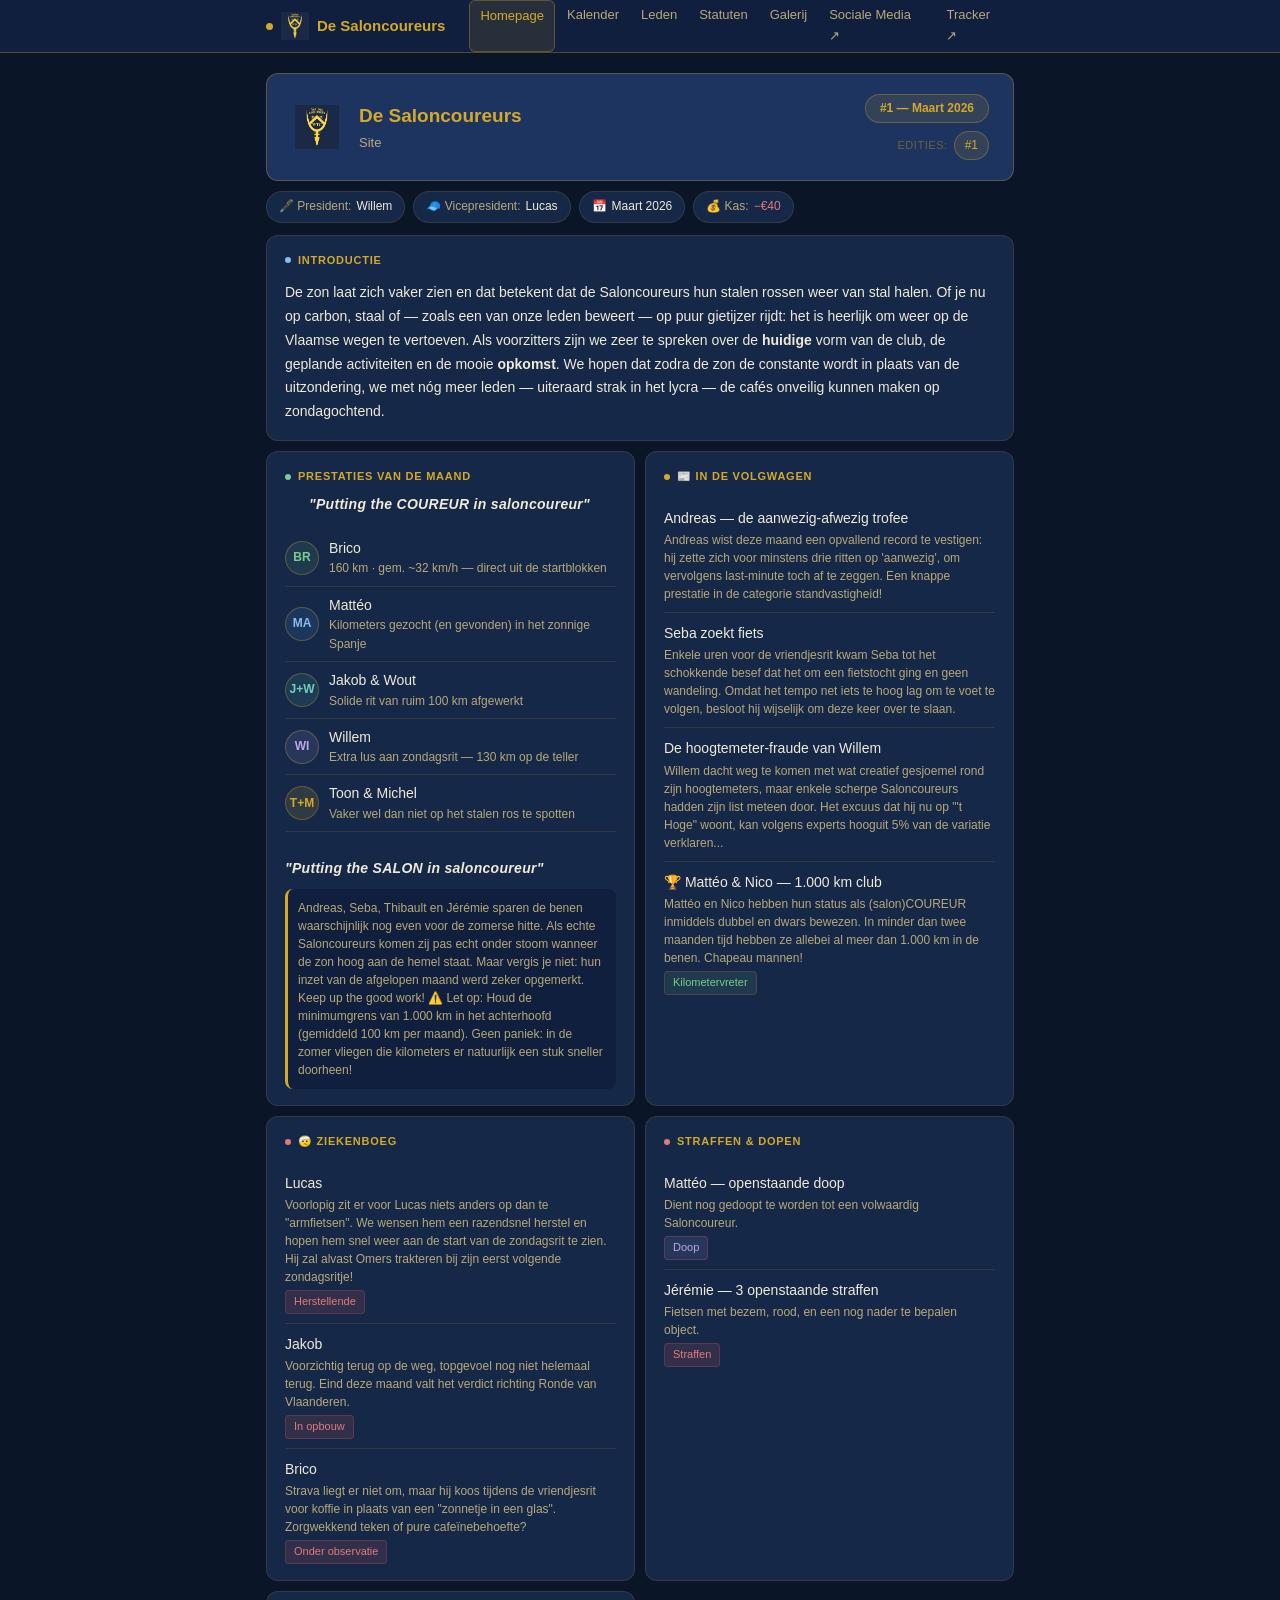
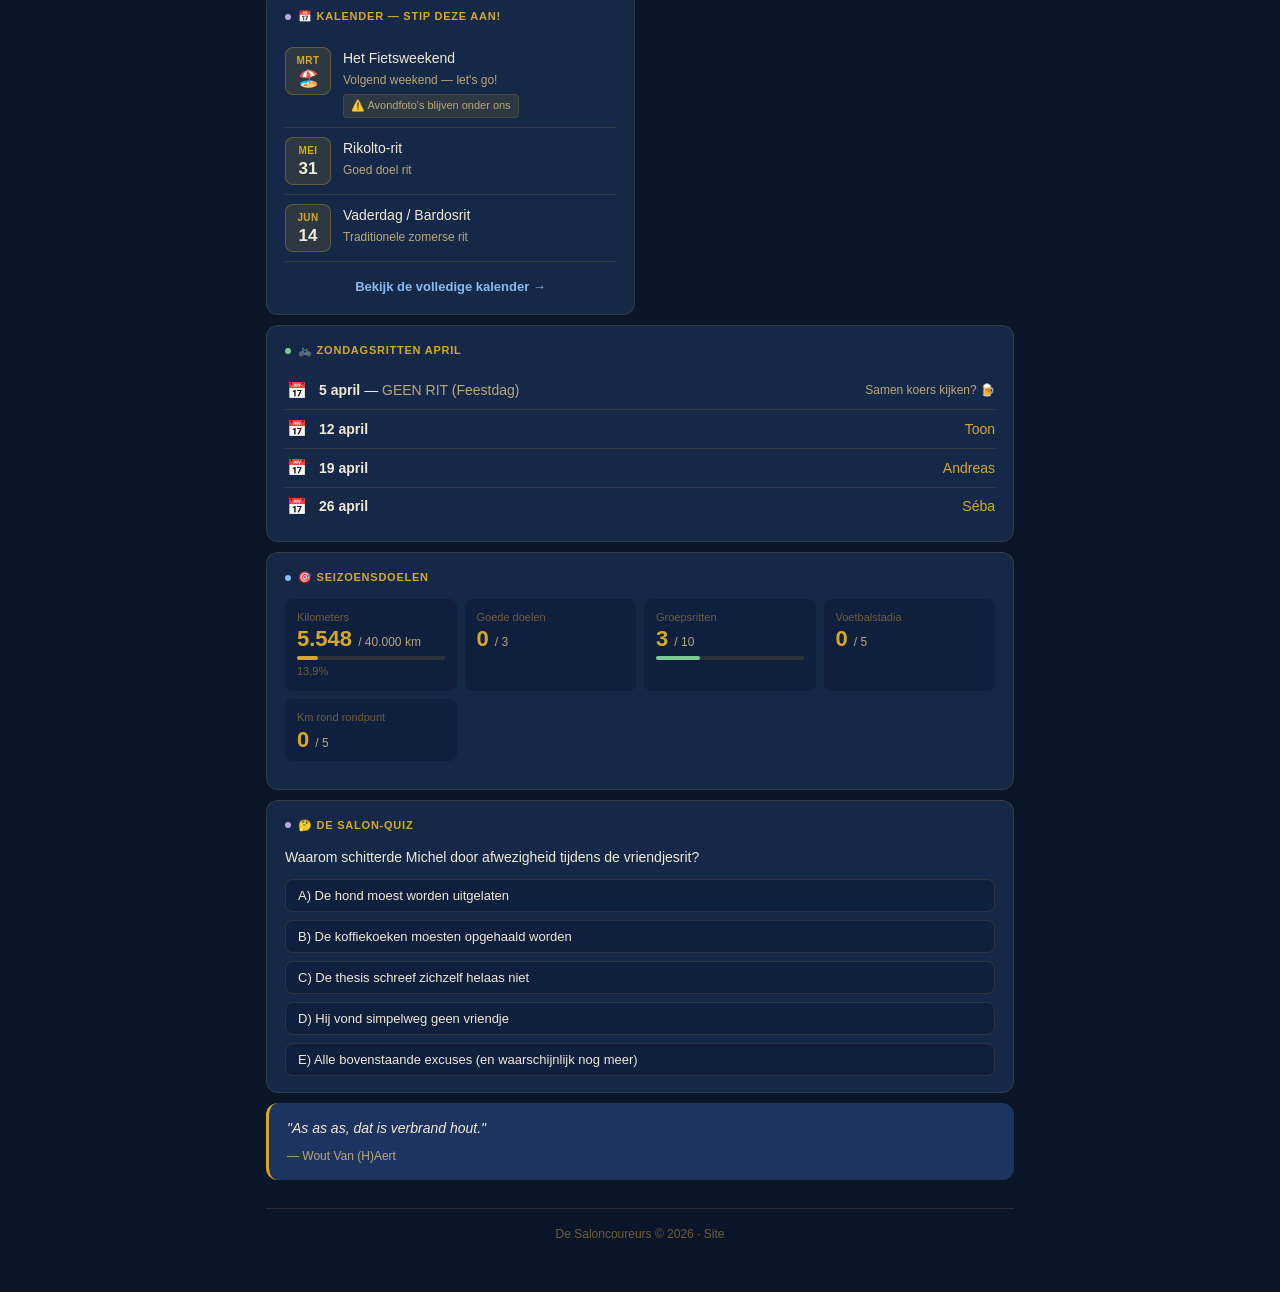
<file: index.html>
<!DOCTYPE html>
<html lang="nl">
<head>
<meta charset="UTF-8">
<meta name="viewport" content="width=device-width, initial-scale=1.0">
<title>De Saloncoureurs — Site</title>
<link rel="stylesheet" href="stijl.css">
</head>
<body>

<nav class="topnav">
  <div class="nav-inner">
    <a href="index.html" class="nav-logo">
      <img src="logo.png" style="width:28px;height:28px;object-fit:contain;">
      De Saloncoureurs
    </a>
    <div class="nav-links">
      <a href="index.html" class="active">Homepage</a>
      <a href="kalender.html">Kalender</a> <a href="leden.html">Leden</a>
      <a href="statuten.html">Statuten</a>
      <a href="galerij.html">Galerij</a>
      <a href="https://www.instagram.com/wtcsaloncoureurs/" target="_blank">Sociale Media ↗</a>
      <a href="https://wtc-saloncoureurs.web.app/" target="_blank">Tracker ↗</a>
    </div>
    <button class="nav-burger" onclick="toggleMenu()">☰</button>
  </div>
  <div class="nav-mobile" id="mobileMenu">
      <a href="index.html" class="active">Homepage</a>
      <a href="kalender.html">Kalender</a> <a href="leden.html">Leden</a>
      <a href="statuten.html">Statuten</a>
      <a href="galerij.html">Galerij</a>
      <a href="https://www.instagram.com/wtcsaloncoureurs/" target="_blank">Sociale Media ↗</a>
      <a href="https://wtc-saloncoureurs.web.app/" target="_blank">Tracker ↗</a>
  </div>
</nav>

<div class="page">

  <header class="site-header">
    <div class="logo" style="background:var(--navy3);padding:4px;">
      <img src="logo.png" style="width:44px;height:44px;object-fit:contain;">
    </div>
    <div class="header-title">
      <h1>De Saloncoureurs</h1>
      <p>Site</p>
    </div>
    <div class="header-right">
      <div class="edition-badge">#1 — Maart 2026</div>
      <nav class="archive-nav">
        <span class="archive-label">Edities:</span>
        <a href="index.html" class="current">#1</a>
      </nav>
    </div>
  </header>

  <div class="meta-bar">
    <div class="pill">🖋️ President: <strong>Willem</strong></div>
    <div class="pill">🧢 Vicepresident: <strong>Lucas</strong></div>
    <div class="pill">📅 <strong>Maart 2026</strong></div>
    <div class="pill">💰 Kas: <strong style="color:var(--red-fg)">−€40</strong></div>
  </div>

  <div class="grid">

    <div class="card full">
      <div class="card-title"><div class="dot dot-blue"></div> Introductie</div>
      <p class="welcome-text">
        De zon laat zich vaker zien en dat betekent dat de Saloncoureurs hun stalen rossen weer van stal halen. Of je nu op carbon, staal of — zoals een van onze leden beweert — op puur gietijzer rijdt: het is heerlijk om weer op de Vlaamse wegen te vertoeven. Als voorzitters zijn we zeer te spreken over de <strong>huidige</strong> vorm van de club, de geplande activiteiten en de mooie <strong>opkomst</strong>. We hopen dat zodra de zon de constante wordt in plaats van de uitzondering, we met nóg meer leden — uiteraard strak in het lycra — de cafés onveilig kunnen maken op zondagochtend.
      </p>
    </div>

    <div class="card">
      <div class="card-title"><div class="dot dot-green"></div> Prestaties van de maand</div>
      
      <div style="font-size: 14px; font-weight: 700; color: var(--text1); margin: -5px 0 15px 24px; font-style: italic; letter-spacing: 0.3px;">
        "Putting the COUREUR in saloncoureur"
      </div>

      <div class="renner">
        <div class="avatar" style="background:var(--green-bg);color:var(--green-fg)">BR</div>
        <div>
          <div class="renner-name">Brico</div>
          <div class="renner-sub">160 km · gem. ~32 km/h — direct uit de startblokken</div>
        </div>
      </div>
      <div class="renner">
        <div class="avatar" style="background:var(--blue-bg);color:var(--blue-fg)">MA</div>
        <div>
          <div class="renner-name">Mattéo</div>
          <div class="renner-sub">Kilometers gezocht (en gevonden) in het zonnige Spanje</div>
        </div>
      </div>
      <div class="renner">
        <div class="avatar" style="background:var(--teal-bg);color:var(--teal-fg)">J+W</div>
        <div>
          <div class="renner-name">Jakob & Wout</div>
          <div class="renner-sub">Solide rit van ruim 100 km afgewerkt</div>
        </div>
      </div>
      <div class="renner">
        <div class="avatar" style="background:var(--purple-bg);color:var(--purple-fg)">WI</div>
        <div>
          <div class="renner-name">Willem</div>
          <div class="renner-sub">Extra lus aan zondagsrit — 130 km op de teller</div>
        </div>
      </div>
      <div class="renner">
        <div class="avatar" style="background:var(--amber-bg);color:var(--amber-fg)">T+M</div>
        <div>
          <div class="renner-name">Toon & Michel</div>
          <div class="renner-sub">Vaker wel dan niet op het stalen ros te spotten</div>
        </div>
      </div>

      <div style="font-size: 14px; font-weight: 700; color: var(--text1); margin: 25px 0 10px 0; font-style: italic; letter-spacing: 0.3px;">
        "Putting the SALON in saloncoureur"
      </div>

      <div style="padding:10px; background:var(--surface2); border-radius:var(--radius-sm); font-size:12px; color:var(--text2); line-height:1.5; border-left: 3px solid var(--amber-fg);">
        Andreas, Seba, Thibault en Jérémie sparen de benen waarschijnlijk nog even voor de zomerse hitte. Als echte Saloncoureurs komen zij pas echt onder stoom wanneer de zon hoog aan de hemel staat. Maar vergis je niet: hun inzet van de afgelopen maand werd zeker opgemerkt. Keep up the good work!

        ⚠️ Let op: Houd de minimumgrens van 1.000 km in het achterhoofd (gemiddeld 100 km per maand). Geen paniek: in de zomer vliegen die kilometers er natuurlijk een stuk sneller doorheen!
      </div>
    </div>

    <div class="card">
      <div class="card-title"><div class="dot dot-amber"></div> 📰 In de volgwagen</div>
      <div class="sanction">
        <div class="s-name">Andreas — de aanwezig-afwezig trofee</div>
        <div class="s-desc">Andreas wist deze maand een opvallend record te vestigen: hij zette zich voor minstens drie ritten op 'aanwezig', om vervolgens last-minute toch af te zeggen. Een knappe prestatie in de categorie standvastigheid!</div>
      </div>
      <div class="sanction">
        <div class="s-name">Seba zoekt fiets</div>
        <div class="s-desc">Enkele uren voor de vriendjesrit kwam Seba tot het schokkende besef dat het om een fietstocht ging en geen wandeling. Omdat het tempo net iets te hoog lag om te voet te volgen, besloot hij wijselijk om deze keer over te slaan.</div>
      </div>
      <div class="sanction">
        <div class="s-name">De hoogtemeter-fraude van Willem</div>
        <div class="s-desc">Willem dacht weg te komen met wat creatief gesjoemel rond zijn hoogtemeters, maar enkele scherpe Saloncoureurs hadden zijn list meteen door. Het excuus dat hij nu op "'t Hoge" woont, kan volgens experts hooguit 5% van de variatie verklaren...</div>
      </div>
      <div class="sanction" style="border-bottom:none;padding-bottom:0">
        <div class="s-name">🏆 Mattéo & Nico — 1.000 km club</div>
        <div class="s-desc">Mattéo en Nico hebben hun status als (salon)COUREUR inmiddels dubbel en dwars bewezen. In minder dan twee maanden tijd hebben ze allebei al meer dan 1.000 km in de benen. Chapeau mannen!</div>
        <div class="s-tag" style="background:var(--green-bg);color:var(--green-fg)">Kilometervreter</div>
      </div>
    </div>

    <div class="card">
      <div class="card-title"><div class="dot dot-red"></div> 🤕 Ziekenboeg</div>
      <div class="sanction">
        <div class="s-name">Lucas</div>
        <div class="s-desc">Voorlopig zit er voor Lucas niets anders op dan te "armfietsen". We wensen hem een razendsnel herstel en hopen hem snel weer aan de start van de zondagsrit te zien. Hij zal alvast Omers trakteren bij zijn eerst volgende zondagsritje!</div>
        <div class="s-tag">Herstellende</div>
      </div>
      <div class="sanction">
        <div class="s-name">Jakob</div>
        <div class="s-desc">Voorzichtig terug op de weg, topgevoel nog niet helemaal terug. Eind deze maand valt het verdict richting Ronde van Vlaanderen.</div>
        <div class="s-tag">In opbouw</div>
      </div>
      <div class="sanction" style="border-bottom:none;padding-bottom:0">
        <div class="s-name">Brico</div>
        <div class="s-desc">Strava liegt er niet om, maar hij koos tijdens de vriendjesrit voor koffie in plaats van een "zonnetje in een glas". Zorgwekkend teken of pure cafeïnebehoefte?</div>
        <div class="s-tag">Onder observatie</div>
      </div>
    </div>

    <div class="card">
      <div class="card-title"><div class="dot dot-red"></div> Straffen & Dopen</div>
      <div class="sanction">
        <div class="s-name">Mattéo — openstaande doop</div>
        <div class="s-desc">Dient nog gedoopt te worden tot een volwaardig Saloncoureur.</div>
        <div class="s-tag" style="background:var(--purple-bg);color:var(--purple-fg)">Doop</div>
      </div>
      <div class="sanction" style="border-bottom:none;padding-bottom:0">
        <div class="s-name">Jérémie — 3 openstaande straffen</div>
        <div class="s-desc">Fietsen met bezem, rood, en een nog nader te bepalen object.</div>
        <div class="s-tag">Straffen</div>
      </div>
    </div>

    <div class="card">
      <div class="card-title"><div class="dot dot-purple"></div> 📅 Kalender — stip deze aan!</div>
      <div class="event-item">
        <div class="event-date"><div class="month">mrt</div><div class="day">🏖️</div></div>
        <div class="event-info">
          <div class="ev-title">Het Fietsweekend</div>
          <div class="ev-sub">Volgend weekend — let's go!</div>
          <div class="ev-badge">⚠️ Avondfoto's blijven onder ons</div>
        </div>
      </div>
      <div class="event-item">
        <div class="event-date"><div class="month">mei</div><div class="day">31</div></div>
        <div class="event-info">
          <div class="ev-title">Rikolto-rit</div>
          <div class="ev-sub">Goed doel rit</div>
        </div>
      </div>
      <div class="event-item">
        <div class="event-date"><div class="month">jun</div><div class="day">14</div></div>
        <div class="event-info">
          <div class="ev-title">Vaderdag / Bardosrit</div>
          <div class="ev-sub">Traditionele zomerse rit</div>
        </div>
      </div>
      <a href="kalender.html" style="display:block;margin-top:15px;text-align:center;font-size:13px;color:var(--blue-fg);text-decoration:none;font-weight:600;">Bekijk de volledige kalender →</a>
    </div>

    <div class="card full">
      <div class="card-title"><div class="dot dot-green"></div> 🚲 Zondagsritten april</div>
      <div class="podium-row">
        <div class="rank">📅</div>
        <div class="p-name"><strong>5 april</strong> — <span style="color:var(--text2)">GEEN RIT (Feestdag)</span></div>
        <div style="font-size:12px;color:var(--text2)">Samen koers kijken? 🍺</div>
      </div>
      <div class="podium-row">
        <div class="rank">📅</div>
        <div class="p-name"><strong>12 april</strong></div>
        <div class="p-km">Toon</div>
      </div>
      <div class="podium-row">
        <div class="rank">📅</div>
        <div class="p-name"><strong>19 april</strong></div>
        <div class="p-km">Andreas</div>
      </div>
      <div class="podium-row">
        <div class="rank">📅</div>
        <div class="p-name"><strong>26 april</strong></div>
        <div class="p-km">Séba</div>
      </div>
    </div>

    <div class="card full">
      <div class="card-title"><div class="dot dot-blue"></div> 🎯 Seizoensdoelen</div>
      <div class="stat-row" style="grid-template-columns:repeat(auto-fit,minmax(140px,1fr))">
        <div class="stat-box">
          <div class="stat-label">Kilometers</div>
          <div class="stat-val">5.548 <span class="stat-unit">/ 40.000 km</span></div>
          <div style="margin-top:6px;height:4px;background:var(--border);border-radius:2px">
            <div style="width:13.9%;height:4px;background:var(--gold);border-radius:2px"></div>
          </div>
          <div style="font-size:11px;color:var(--text3);margin-top:3px">13,9%</div>
        </div>
        <div class="stat-box">
          <div class="stat-label">Goede doelen</div>
          <div class="stat-val">0 <span class="stat-unit">/ 3</span></div>
        </div>
        <div class="stat-box">
          <div class="stat-label">Groepsritten</div>
          <div class="stat-val">3 <span class="stat-unit">/ 10</span></div>
          <div style="margin-top:6px;height:4px;background:var(--border);border-radius:2px">
            <div style="width:30%;height:4px;background:var(--green-fg);border-radius:2px"></div>
          </div>
        </div>
        <div class="stat-box">
          <div class="stat-label">Voetbalstadia</div>
          <div class="stat-val">0 <span class="stat-unit">/ 5</span></div>
        </div>
        <div class="stat-box">
          <div class="stat-label">Km rond rondpunt</div>
          <div class="stat-val">0 <span class="stat-unit">/ 5</span></div>
        </div>
      </div>
    </div>

    <div class="card full">
      <div class="card-title"><div class="dot dot-purple"></div> 🤔 De Salon-Quiz</div>
      <p style="font-size:14px;font-weight:500;margin-bottom:10px;color:var(--text)">Waarom schitterde Michel door afwezigheid tijdens de vriendjesrit?</p>
      
      <div id="quiz" style="display:flex;flex-direction:column;gap:8px">
        <button class="quiz-opt" onclick="controleerAntwoord(this, false)">A) De hond moest worden uitgelaten</button>
        <button class="quiz-opt" onclick="controleerAntwoord(this, false)">B) De koffiekoeken moesten opgehaald worden</button>
        <button class="quiz-opt" onclick="controleerAntwoord(this, false)">C) De thesis schreef zichzelf helaas niet</button>
        <button class="quiz-opt" onclick="controleerAntwoord(this, false)">D) Hij vond simpelweg geen vriendje</button>
        <button class="quiz-opt" data-correct="true" onclick="controleerAntwoord(this, true)">E) Alle bovenstaande excuses (en waarschijnlijk nog meer)</button>
      </div>

      <div id="quiz-result" style="display:none;margin-top:15px;padding:12px;border-radius:var(--radius-sm);font-size:14px; line-height: 1.4;"></div>
    </div>

    <div class="full">
      <div class="quote">
        <p>"As as as, dat is verbrand hout."</p>
        <cite>— Wout Van (H)Aert</cite>
      </div>
    </div>

  </div>

  <footer class="site-footer">De Saloncoureurs &copy; 2026 · Site</footer>
</div>

<script>
function toggleMenu() {
  document.getElementById('mobileMenu').classList.toggle('open');
}

function controleerAntwoord(gekozenKnop, isCorrect) {
  const alleKnoppen = document.querySelectorAll('.quiz-opt');
  const resultaatDiv = document.getElementById('quiz-result');
  
  alleKnoppen.forEach(knop => {
    knop.disabled = true;
    if (knop.getAttribute('data-correct') === 'true') {
      knop.classList.add('correct');
    }
  });

  if (!isCorrect) {
    gekozenKnop.classList.add('wrong');
  }

  resultaatDiv.style.display = 'block';
  if (isCorrect) {
    resultaatDiv.style.background = '#d4edda';
    resultaatDiv.style.color = '#155724';
    resultaatDiv.style.border = '1px solid #28a745';
    resultaatDiv.innerHTML = '<strong>✓ Juist!</strong> Michel is inderdaad een man van vele excuses. Waarschijnlijk speelden ze allemaal tegelijkertijd een rol.';
  } else {
    resultaatDiv.style.background = '#f8d7da';
    resultaatDiv.style.color = '#721c24';
    resultaatDiv.style.border = '1px solid #dc3545';
    resultaatDiv.innerHTML = '<strong>✗ Fout...</strong> Hoewel dit een geldig excuus lijkt, is het juiste antwoord <strong>E</strong>. Bij Michel is het namelijk nooit één reden!';
  }
}
</script>
</body>
</html>
</file>
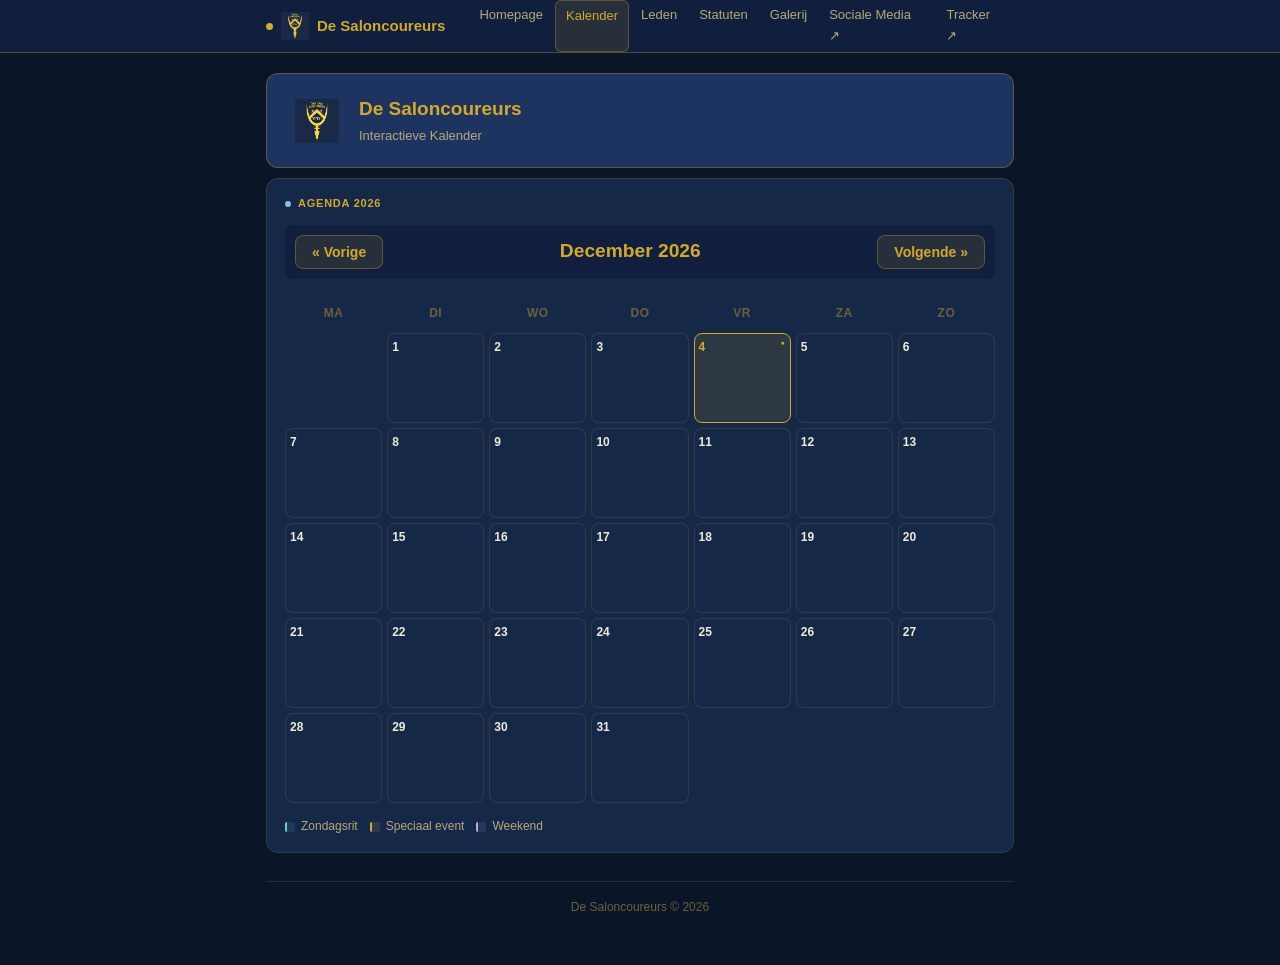
<file: kalender.html>
<!DOCTYPE html>
<html lang="nl">
<head>
    <meta charset="UTF-8">
    <meta name="viewport" content="width=device-width, initial-scale=1.0">
    <title>Kalender — De Saloncoureurs</title>
    <link rel="stylesheet" href="stijl.css">
    <style>
        .calendar-nav {
            display: flex;
            justify-content: space-between;
            align-items: center;
            margin-bottom: 20px;
            background: var(--surface2);
            padding: 10px;
            border-radius: var(--radius-sm);
        }
        .nav-btn {
            background: var(--gold-pale);
            color: var(--gold);
            border: 0.5px solid var(--border2);
            padding: 8px 16px;
            border-radius: var(--radius-sm);
            cursor: pointer;
            font-weight: 600;
            font-size: 14px;
            font-family: inherit;
            transition: opacity 0.2s;
        }
        .nav-btn:hover { opacity: 0.8; }
        .month-display {
            font-size: 1.2rem;
            font-weight: 600;
            color: var(--gold);
            text-transform: capitalize;
            margin: 0;
        }
        .calendar-grid {
            display: grid;
            grid-template-columns: repeat(7, 1fr);
            gap: 5px;
        }
        .calendar-day-head {
            font-weight: 700;
            text-align: center;
            padding: 5px;
            font-size: 0.75rem;
            color: var(--text3);
            text-transform: uppercase;
            letter-spacing: .04em;
        }
        .calendar-day {
            min-height: 90px;
            border: 0.5px solid var(--border);
            border-radius: var(--radius-sm);
            padding: 4px;
            display: flex;
            flex-direction: column;
            background: var(--surface);
            position: relative;
        }
        .calendar-day.today {
            border: 1.5px solid var(--gold);
            background: var(--gold-pale);
        }
        .calendar-day.today::after {
            content: '●';
            position: absolute; top: 3px; right: 5px;
            font-size: 7px; color: var(--gold);
        }
        .day-number { font-size: 12px; font-weight: 700; margin-bottom: 4px; color: var(--text); }
        .calendar-day.today .day-number { color: var(--gold); }
        .event-label {
            font-size: 9px;
            line-height: 1.1;
            padding: 2px 4px;
            border-radius: 3px;
            margin-top: 2px;
            font-weight: 600;
        }
        .event-sunday  { background: var(--teal-bg);   color: var(--teal-fg);   border-left: 2px solid var(--teal-fg); }
        .event-special { background: var(--amber-bg);  color: var(--amber-fg);  border-left: 2px solid var(--amber-fg); }
        .event-weekend { background: var(--purple-bg); color: var(--purple-fg); border-left: 2px solid var(--purple-fg); }

        .legend { display: flex; gap: 12px; flex-wrap: wrap; margin-top: 14px; }
        .legend-item { display: flex; align-items: center; gap: 6px; font-size: 12px; color: var(--text2); }
        .legend-dot { width: 10px; height: 10px; border-radius: 2px; }

        @media (max-width: 540px) {
            .calendar-day { min-height: 54px; padding: 3px; }
            .day-number { font-size: 11px; }
            .event-label { font-size: 8px; padding: 1px 3px; }
            .calendar-day-head { font-size: 0.65rem; padding: 4px 1px; }
            .month-display { font-size: 1rem; }
            .nav-btn { padding: 6px 10px; font-size: 13px; }
        }
    </style>
</head>
<body>

<nav class="topnav">
  <div class="nav-inner">
    <a href="index.html" class="nav-logo">
      <img src="logo.png" style="width:28px;height:28px;object-fit:contain;">
      De Saloncoureurs
    </a>
    <div class="nav-links">
      <a href="index.html">Homepage</a>
      <a href="kalender.html" class="active">Kalender</a>
      <a href="leden.html">Leden</a>
      <a href="statuten.html">Statuten</a>
      <a href="galerij.html">Galerij</a>
      <a href="https://www.instagram.com/wtcsaloncoureurs/" target="_blank">Sociale Media ↗</a>
      <a href="https://wtc-saloncoureurs.web.app/" target="_blank">Tracker ↗</a>
    </div>
    <button class="nav-burger" onclick="toggleMenu()">☰</button>
  </div>
  <div class="nav-mobile" id="mobileMenu">
    <a href="index.html">Homepage</a>
    <a href="kalender.html" class="active">Kalender</a>
    <a href="leden.html">Leden</a>
    <a href="statuten.html">Statuten</a>
    <a href="galerij.html">Galerij</a>
    <a href="https://www.instagram.com/wtcsaloncoureurs/" target="_blank">Sociale Media ↗</a>
    <a href="https://wtc-saloncoureurs.web.app/" target="_blank">Tracker ↗</a>
  </div>
</nav>

<div class="page">

  <header class="site-header">
    <div class="logo" style="background:var(--navy3);padding:4px;">
      <img src="logo.png" style="width:44px;height:44px;object-fit:contain;">
    </div>
    <div class="header-title">
      <h1>De Saloncoureurs</h1>
      <p>Interactieve Kalender</p>
    </div>
  </header>

  <div class="grid">
    <div class="card full">
      <div class="card-title"><div class="dot dot-blue"></div> Agenda 2026</div>
      <div class="calendar-nav">
        <button class="nav-btn" onclick="changeMonth(-1)">« Vorige</button>
        <h2 id="month-label" class="month-display">Maand Jaar</h2>
        <button class="nav-btn" onclick="changeMonth(1)">Volgende »</button>
      </div>
      <div class="calendar-grid" id="calendar-grid"></div>
      <div class="legend">
        <div class="legend-item">
          <div class="legend-dot" style="background:var(--teal-bg);border-left:2px solid var(--teal-fg)"></div>
          Zondagsrit
        </div>
        <div class="legend-item">
          <div class="legend-dot" style="background:var(--amber-bg);border-left:2px solid var(--amber-fg)"></div>
          Speciaal event
        </div>
        <div class="legend-item">
          <div class="legend-dot" style="background:var(--purple-bg);border-left:2px solid var(--purple-fg)"></div>
          Weekend
        </div>
      </div>
    </div>
  </div>

  <footer class="site-footer">De Saloncoureurs &copy; 2026</footer>
</div>

<script>
function toggleMenu() {
  document.getElementById('mobileMenu').classList.toggle('open');
}

let viewDate = new Date();

const specialEvents = [
    { date: '2026-03-27', title: 'Fietsweekend Leisele', type: 'weekend' },
    { date: '2026-03-28', title: 'Fietsweekend Leisele', type: 'weekend' },
    { date: '2026-03-29', title: 'Fietsweekend Leisele', type: 'weekend' },
    { date: '2026-05-31', title: 'Rikolto rit - goede doel', type: 'special' },
    { date: '2026-06-14', title: 'Vaderdagrit / Bardosrit', type: 'special' },
    { date: '2026-06-21', title: 'Triathlon Kortrijk', type: 'special' },
];

function changeMonth(delta) {
    viewDate.setMonth(viewDate.getMonth() + delta);
    renderCalendar();
}

function renderCalendar() {
    const year  = viewDate.getFullYear();
    const month = viewDate.getMonth();
    const grid  = document.getElementById('calendar-grid');
    const label = document.getElementById('month-label');

    grid.innerHTML = '';

    const monthNames = ["Januari","Februari","Maart","April","Mei","Juni","Juli","Augustus","September","Oktober","November","December"];
    label.innerText = `${monthNames[month]} ${year}`;

    ['Ma','Di','Wo','Do','Vr','Za','Zo'].forEach(d => {
        const h = document.createElement('div');
        h.className = 'calendar-day-head';
        h.innerText = d;
        grid.appendChild(h);
    });

    const firstDay    = new Date(year, month, 1).getDay();
    const daysInMonth = new Date(year, month + 1, 0).getDate();
    const startOffset = firstDay === 0 ? 6 : firstDay - 1;

    for (let i = 0; i < startOffset; i++) grid.appendChild(document.createElement('div'));

    const today = new Date();

    for (let d = 1; d <= daysInMonth; d++) {
        const dateObj = new Date(year, month, d);
        const dateStr = `${year}-${String(month+1).padStart(2,'0')}-${String(d).padStart(2,'0')}`;

        const dayDiv = document.createElement('div');
        dayDiv.className = 'calendar-day';

        if (year === today.getFullYear() && month === today.getMonth() && d === today.getDate()) {
            dayDiv.classList.add('today');
        }

        dayDiv.innerHTML = `<span class="day-number">${d}</span>`;

        const spec = specialEvents.find(e => e.date === dateStr);
        if (spec) {
            dayDiv.innerHTML += `<div class="event-label event-${spec.type}">${spec.title}</div>`;
        } else if (dateObj.getDay() === 0 && year === 2026 && month >= 2 && month <= 10) {
            dayDiv.innerHTML += `<div class="event-label event-sunday">Zondagsrit</div>`;
        }

        grid.appendChild(dayDiv);
    }
}

renderCalendar();
</script>

</body>
</html>
</file>
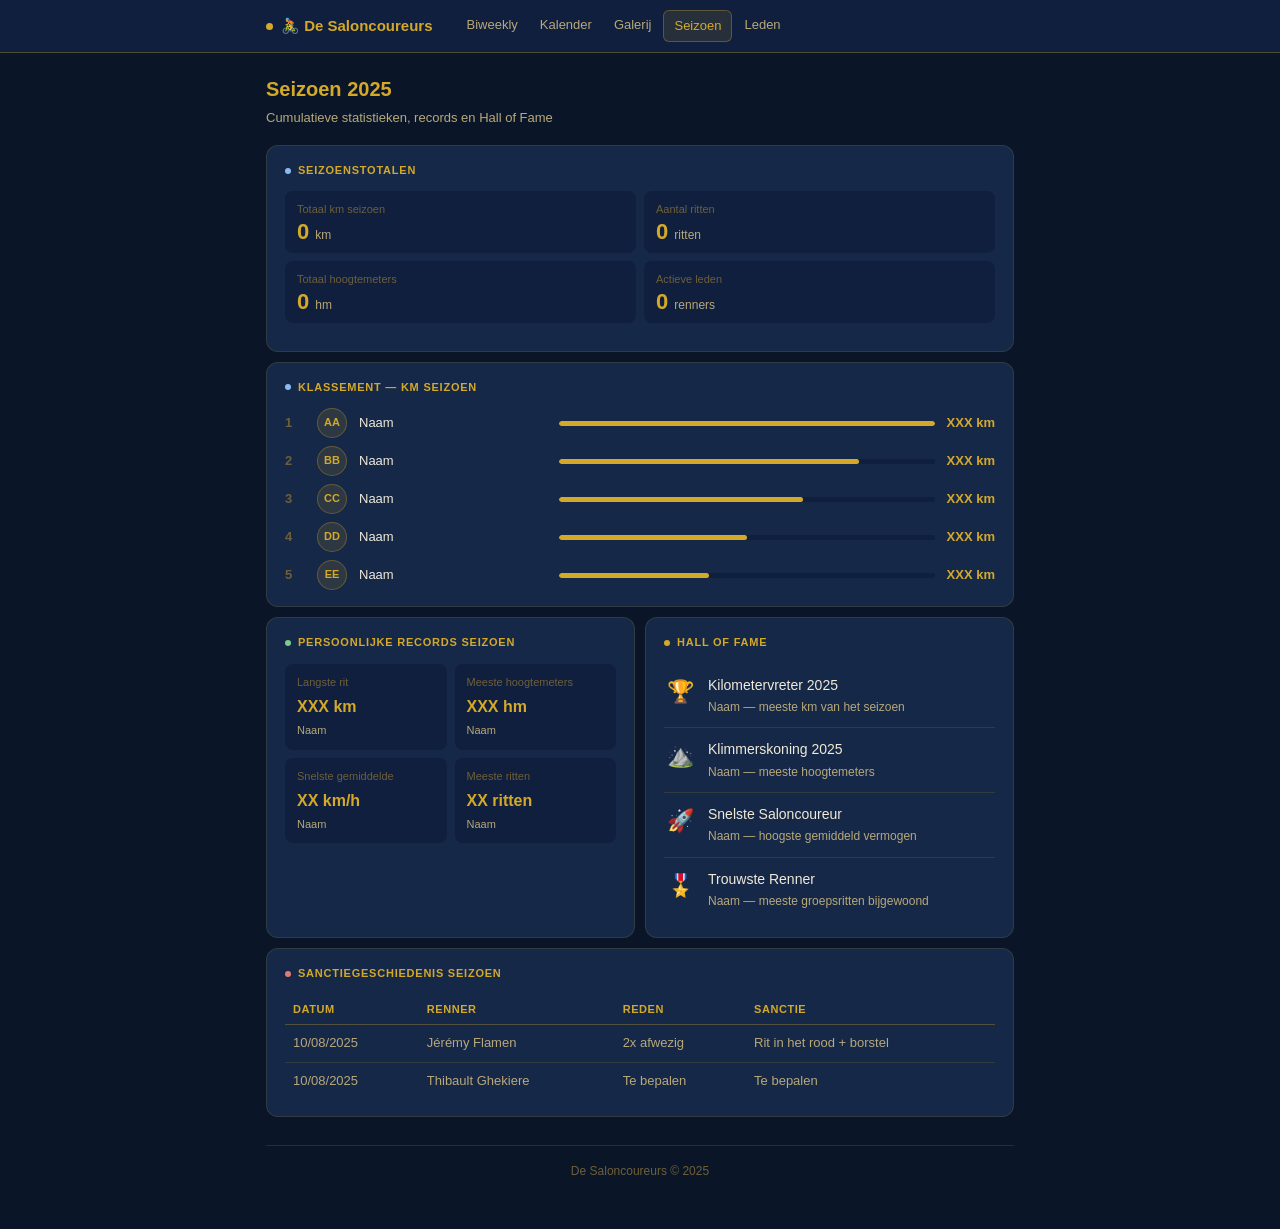
<file: seizoen.html>
<!DOCTYPE html>
<html lang="nl">
<head>
<meta charset="UTF-8">
<meta name="viewport" content="width=device-width, initial-scale=1.0">
<title>De Saloncoureurs — Seizoen 2025</title>
<link rel="stylesheet" href="stijl.css">
</head>
<body>

<nav class="topnav">
  <div class="nav-inner">
    <a href="index.html" class="nav-logo">🚴 De Saloncoureurs</a>
    <div class="nav-links">
      <a href="index.html">Biweekly</a>
      <a href="kalender.html">Kalender</a>
      <a href="galerij.html">Galerij</a>
      <a href="seizoen.html" class="active">Seizoen</a>
      <a href="leden.html">Leden</a>
    </div>
    <button class="nav-burger" onclick="toggleMenu()">☰</button>
  </div>
  <div class="nav-mobile" id="mobileMenu">
    <a href="index.html">Biweekly</a>
    <a href="kalender.html">Kalender</a>
    <a href="galerij.html">Galerij</a>
    <a href="seizoen.html" class="active">Seizoen</a>
    <a href="leden.html">Leden</a>
  </div>
</nav>

<div class="page">

  <div class="page-title">
    <h2>Seizoen 2025</h2>
    <p>Cumulatieve statistieken, records en Hall of Fame</p>
  </div>

  <div class="grid">

    <!-- Seizoenstotalen -->
    <div class="card full">
      <div class="card-title"><div class="dot dot-blue"></div> Seizoenstotalen</div>
      <div class="stat-row">
        <div class="stat-box">
          <div class="stat-label">Totaal km seizoen</div>
          <!-- Pas aan -->
          <div class="stat-val">0 <span class="stat-unit">km</span></div>
        </div>
        <div class="stat-box">
          <div class="stat-label">Aantal ritten</div>
          <div class="stat-val">0 <span class="stat-unit">ritten</span></div>
        </div>
        <div class="stat-box">
          <div class="stat-label">Totaal hoogtemeters</div>
          <div class="stat-val">0 <span class="stat-unit">hm</span></div>
        </div>
        <div class="stat-box">
          <div class="stat-label">Actieve leden</div>
          <div class="stat-val">0 <span class="stat-unit">renners</span></div>
        </div>
      </div>
    </div>

    <!-- Klassement -->
    <div class="card full">
      <div class="card-title"><div class="dot dot-blue"></div> Klassement — km seizoen</div>
      <div class="stats-leader">

        <!-- Kopieer een .leader-row blok per lid en pas naam, initialen en km aan.
             De breedte van de bar = (jouw_km / max_km * 100)%  -->

        <div class="leader-row">
          <div class="leader-pos">1</div>
          <div class="leader-avatar">AA</div>
          <div class="leader-name">Naam</div>
          <div class="leader-bar-wrap"><div class="leader-bar" style="width:100%"></div></div>
          <div class="leader-km">XXX km</div>
        </div>
        <div class="leader-row">
          <div class="leader-pos">2</div>
          <div class="leader-avatar">BB</div>
          <div class="leader-name">Naam</div>
          <div class="leader-bar-wrap"><div class="leader-bar" style="width:80%"></div></div>
          <div class="leader-km">XXX km</div>
        </div>
        <div class="leader-row">
          <div class="leader-pos">3</div>
          <div class="leader-avatar">CC</div>
          <div class="leader-name">Naam</div>
          <div class="leader-bar-wrap"><div class="leader-bar" style="width:65%"></div></div>
          <div class="leader-km">XXX km</div>
        </div>
        <div class="leader-row">
          <div class="leader-pos">4</div>
          <div class="leader-avatar">DD</div>
          <div class="leader-name">Naam</div>
          <div class="leader-bar-wrap"><div class="leader-bar" style="width:50%"></div></div>
          <div class="leader-km">XXX km</div>
        </div>
        <div class="leader-row">
          <div class="leader-pos">5</div>
          <div class="leader-avatar">EE</div>
          <div class="leader-name">Naam</div>
          <div class="leader-bar-wrap"><div class="leader-bar" style="width:40%"></div></div>
          <div class="leader-km">XXX km</div>
        </div>

      </div>
    </div>

    <!-- Persoonlijke records -->
    <div class="card">
      <div class="card-title"><div class="dot dot-green"></div> Persoonlijke records seizoen</div>
      <div class="pr-grid">
        <div class="pr-item">
          <div class="pr-label">Langste rit</div>
          <div class="pr-val">XXX km</div>
          <div class="pr-who">Naam</div>
        </div>
        <div class="pr-item">
          <div class="pr-label">Meeste hoogtemeters</div>
          <div class="pr-val">XXX hm</div>
          <div class="pr-who">Naam</div>
        </div>
        <div class="pr-item">
          <div class="pr-label">Snelste gemiddelde</div>
          <div class="pr-val">XX km/h</div>
          <div class="pr-who">Naam</div>
        </div>
        <div class="pr-item">
          <div class="pr-label">Meeste ritten</div>
          <div class="pr-val">XX ritten</div>
          <div class="pr-who">Naam</div>
        </div>
      </div>
    </div>

    <!-- Hall of Fame -->
    <div class="card">
      <div class="card-title"><div class="dot dot-amber"></div> Hall of Fame</div>
      <!-- Voeg bijzondere prestaties toe per seizoen -->
      <div class="hof-item">
        <div class="hof-medal">🏆</div>
        <div>
          <div class="hof-title">Kilometervreter 2025</div>
          <div class="hof-sub">Naam — meeste km van het seizoen</div>
        </div>
      </div>
      <div class="hof-item">
        <div class="hof-medal">⛰️</div>
        <div>
          <div class="hof-title">Klimmerskoning 2025</div>
          <div class="hof-sub">Naam — meeste hoogtemeters</div>
        </div>
      </div>
      <div class="hof-item">
        <div class="hof-medal">🚀</div>
        <div>
          <div class="hof-title">Snelste Saloncoureur</div>
          <div class="hof-sub">Naam — hoogste gemiddeld vermogen</div>
        </div>
      </div>
      <div class="hof-item">
        <div class="hof-medal">🎖️</div>
        <div>
          <div class="hof-title">Trouwste Renner</div>
          <div class="hof-sub">Naam — meeste groepsritten bijgewoond</div>
        </div>
      </div>
    </div>

    <!-- Rode lantaarn -->
    <div class="card full">
      <div class="card-title"><div class="dot dot-red"></div> Sanctiegeschiedenis seizoen</div>
      <table class="sanctie-tabel">
        <thead>
          <tr>
            <th>Datum</th>
            <th>Renner</th>
            <th>Reden</th>
            <th>Sanctie</th>
          </tr>
        </thead>
        <tbody>
          <!-- Voeg rijen toe per sanctie -->
          <tr>
            <td>10/08/2025</td>
            <td>Jérémy Flamen</td>
            <td>2x afwezig</td>
            <td>Rit in het rood + borstel</td>
          </tr>
          <tr>
            <td>10/08/2025</td>
            <td>Thibault Ghekiere</td>
            <td>Te bepalen</td>
            <td>Te bepalen</td>
          </tr>
        </tbody>
      </table>
    </div>

  </div>

  <footer class="site-footer">De Saloncoureurs &copy; 2025</footer>
</div>

<script>
function toggleMenu() {
  document.getElementById('mobileMenu').classList.toggle('open');
}
</script>
</body>
</html>
</file>
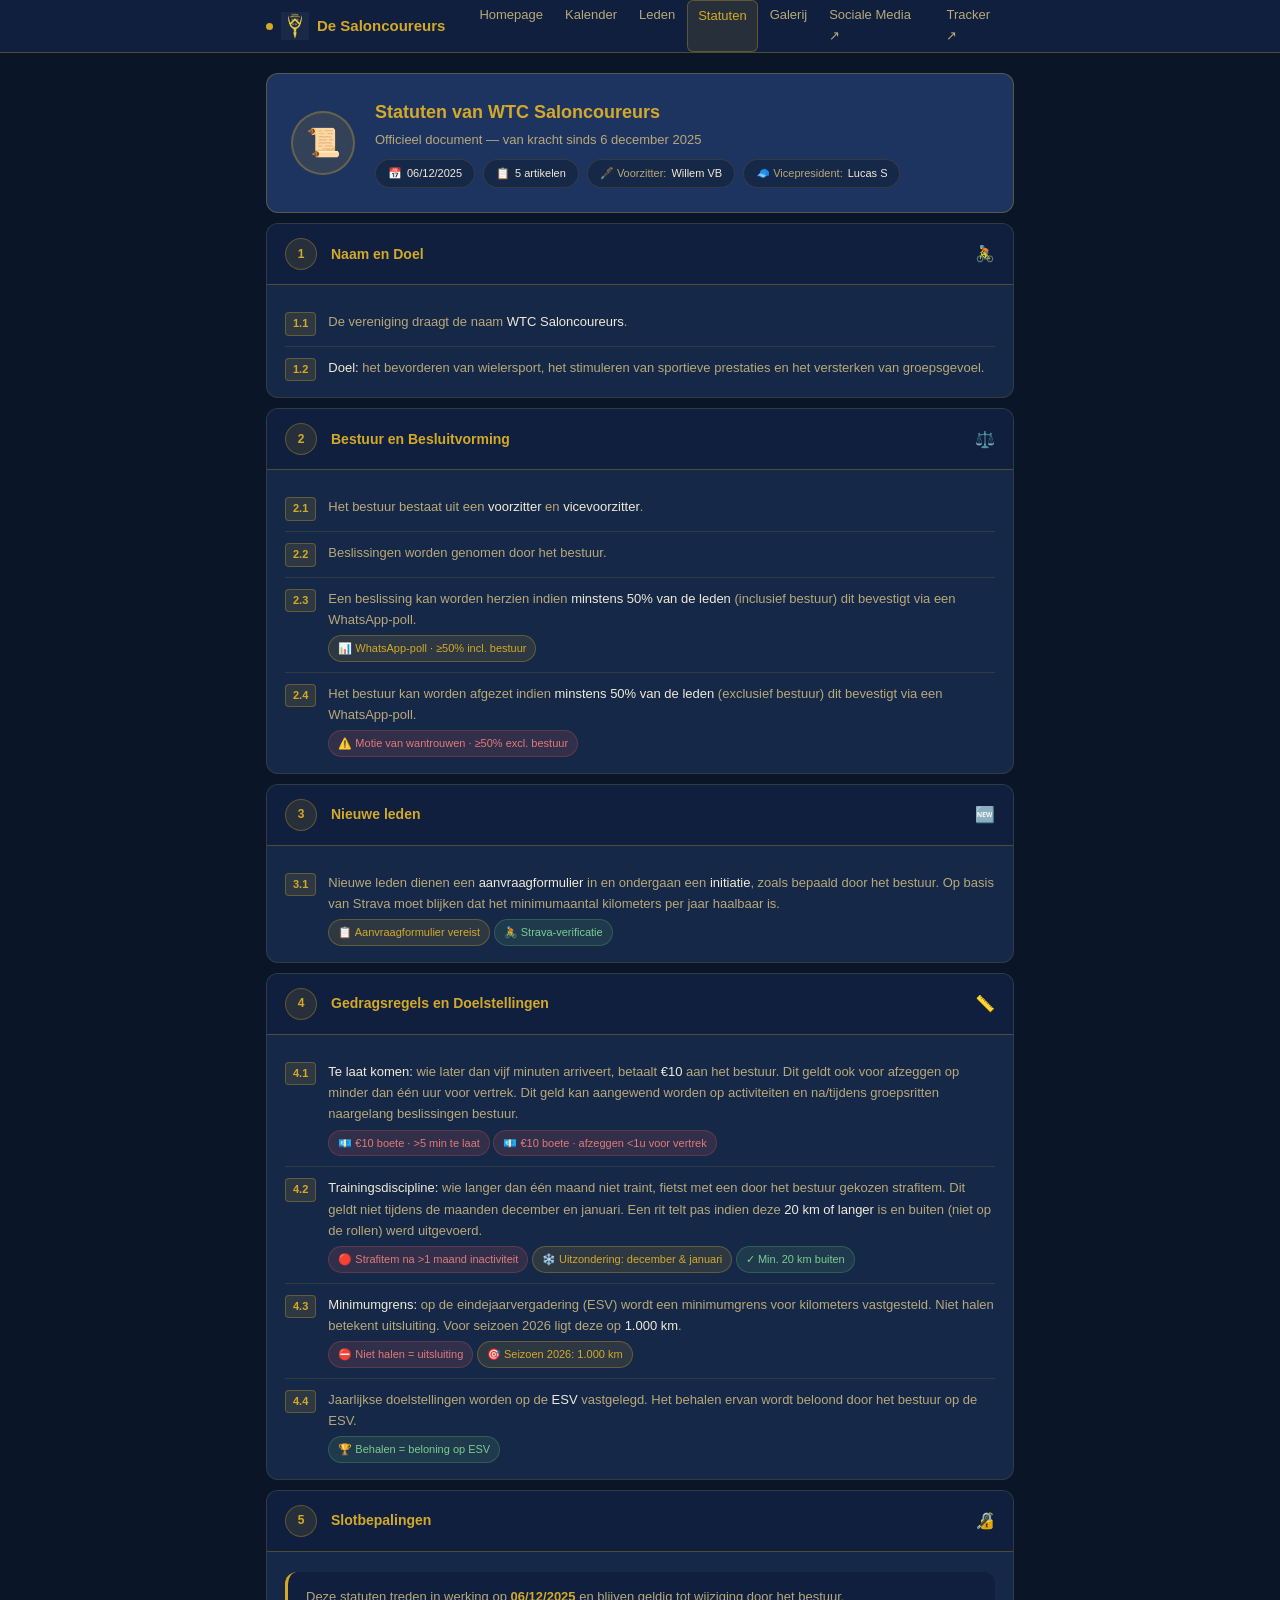
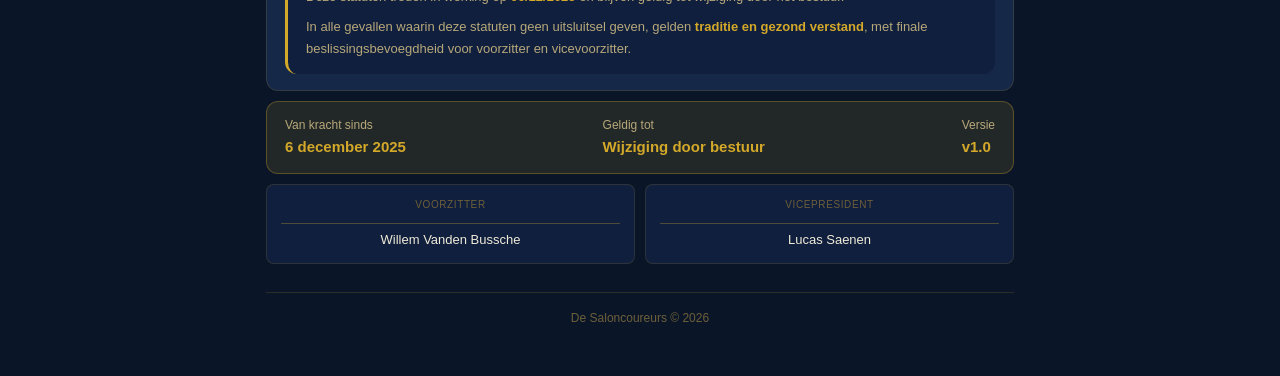
<file: statuten.html>
<!DOCTYPE html>
<html lang="nl">
<head>
<meta charset="UTF-8">
<meta name="viewport" content="width=device-width, initial-scale=1.0">
<title>De Saloncoureurs — Statuten</title>
<link rel="stylesheet" href="stijl.css">
<style>
  .statuten-header {
    background: var(--navy3);
    border: 0.5px solid var(--border2);
    border-radius: var(--radius);
    padding: 24px;
    margin-bottom: 10px;
    display: flex;
    align-items: center;
    gap: 20px;
  }
  .statuten-seal {
    width: 64px; height: 64px;
    border-radius: 50%;
    background: var(--gold-pale);
    border: 2px solid var(--border2);
    display: flex; align-items: center; justify-content: center;
    font-size: 28px;
    flex-shrink: 0;
  }
  .statuten-header-text h2 { font-size: 18px; font-weight: 600; color: var(--gold); }
  .statuten-header-text p { font-size: 13px; color: var(--text2); margin-top: 3px; }
  .statuten-meta { display: flex; gap: 8px; flex-wrap: wrap; margin-top: 8px; }
  .statuten-meta .pill { font-size: 11px; }

  .artikel {
    background: var(--surface);
    border: 0.5px solid var(--border);
    border-radius: var(--radius);
    overflow: hidden;
    margin-bottom: 10px;
  }
  .artikel-header {
    display: flex;
    align-items: center;
    gap: 14px;
    padding: 14px 18px;
    background: var(--surface2);
    border-bottom: 0.5px solid var(--border2);
  }
  .artikel-nummer {
    width: 32px; height: 32px;
    border-radius: 50%;
    background: var(--gold-pale);
    border: 0.5px solid var(--border2);
    display: flex; align-items: center; justify-content: center;
    font-size: 12px; font-weight: 700;
    color: var(--gold);
    flex-shrink: 0;
  }
  .artikel-titel { font-size: 14px; font-weight: 600; color: var(--gold); }
  .artikel-icon { font-size: 16px; margin-left: auto; }
  .artikel-body { padding: 16px 18px; }

  .lid-regel {
    display: flex;
    gap: 12px;
    padding: 10px 0;
    border-bottom: 0.5px solid var(--border);
    align-items: flex-start;
  }
  .lid-regel:last-child { border-bottom: none; padding-bottom: 0; }
  .regel-num {
    font-size: 11px;
    font-weight: 700;
    color: var(--gold);
    background: var(--gold-pale);
    border: 0.5px solid var(--border2);
    border-radius: 4px;
    padding: 2px 7px;
    flex-shrink: 0;
    margin-top: 1px;
  }
  .regel-tekst { font-size: 13px; color: var(--text2); line-height: 1.65; }
  .regel-tekst strong { color: var(--text); font-weight: 500; }

  .sanctie-pill {
    display: inline-flex;
    align-items: center;
    gap: 5px;
    font-size: 11px;
    padding: 3px 9px;
    border-radius: 20px;
    margin-top: 5px;
    font-weight: 500;
  }
  .sanctie-pill.rood { background: var(--red-bg); color: var(--red-fg); border: 0.5px solid rgba(224,90,90,0.25); }
  .sanctie-pill.goud { background: var(--gold-pale); color: var(--gold); border: 0.5px solid var(--border2); }
  .sanctie-pill.groen { background: var(--green-bg); color: var(--green-fg); border: 0.5px solid rgba(90,171,110,0.3); }

  .slotbepaling {
    background: var(--surface2);
    border-radius: var(--radius);
    border-left: 3px solid var(--gold);
    padding: 14px 18px;
    margin-top: 4px;
  }
  .slotbepaling p { font-size: 13px; color: var(--text2); line-height: 1.7; }
  .slotbepaling p + p { margin-top: 8px; }

  .inwerkingtreding {
    display: flex;
    align-items: center;
    justify-content: space-between;
    flex-wrap: wrap;
    gap: 10px;
    background: var(--gold-pale);
    border: 0.5px solid var(--border2);
    border-radius: var(--radius);
    padding: 14px 18px;
    margin-top: 10px;
  }
  .inwerkingtreding-label { font-size: 12px; color: var(--text2); }
  .inwerkingtreding-datum { font-size: 15px; font-weight: 600; color: var(--gold); }
  .handtekening-blok { display: flex; gap: 10px; flex-wrap: wrap; margin-top: 10px; }
  .handtekening {
    flex: 1; min-width: 140px;
    background: var(--surface2);
    border: 0.5px solid var(--border);
    border-radius: var(--radius-sm);
    padding: 12px 14px;
    text-align: center;
  }
  .handtekening .functie { font-size: 10px; text-transform: uppercase; letter-spacing: .06em; color: var(--text3); margin-bottom: 6px; }
  .handtekening .naam { font-size: 13px; font-weight: 500; color: var(--text); }
  .handtekening .lijn { height: 1px; background: var(--border2); margin: 10px 0 6px; }
</style>
</head>
<body>

<nav class="topnav">
  <div class="nav-inner">
    <a href="index.html" class="nav-logo">
      <img src="logo.png" style="width:28px;height:28px;object-fit:contain;">
      De Saloncoureurs
    </a>
    <div class="nav-links">
      <a href="index.html">Homepage</a>
      <a href="kalender.html">Kalender</a>
      <a href="leden.html">Leden</a>
      <a href="statuten.html" class="active">Statuten</a>
      <a href="galerij.html">Galerij</a>
      <a href="https://www.instagram.com/wtcsaloncoureurs/" target="_blank">Sociale Media ↗</a>
      <a href="https://wtc-saloncoureurs.web.app/" target="_blank">Tracker ↗</a>
    </div>
    <button class="nav-burger" onclick="toggleMenu()">☰</button>
  </div>
  <div class="nav-mobile" id="mobileMenu">
    <a href="index.html">Homepage</a>
    <a href="kalender.html">Kalender</a>
    <a href="leden.html">Leden</a>
    <a href="statuten.html" class="active">Statuten</a>
    <a href="galerij.html">Galerij</a>
    <a href="https://www.instagram.com/wtcsaloncoureurs/" target="_blank">Sociale Media ↗</a>
    <a href="https://wtc-saloncoureurs.web.app/" target="_blank">Tracker ↗</a>
  </div>
</nav>

<div class="page">

  <!-- Statuut header -->
  <div class="statuten-header">
    <div class="statuten-seal">📜</div>
    <div class="statuten-header-text">
      <h2>Statuten van WTC Saloncoureurs</h2>
      <p>Officieel document — van kracht sinds 6 december 2025</p>
      <div class="statuten-meta">
        <div class="pill">📅 <strong>06/12/2025</strong></div>
        <div class="pill">📋 <strong>5 artikelen</strong></div>
        <div class="pill">🖋️ Voorzitter: <strong>Willem VB</strong></div>
        <div class="pill">🧢 Vicepresident: <strong>Lucas S</strong></div>
      </div>
    </div>
  </div>

  <!-- Artikel 1 -->
  <div class="artikel">
    <div class="artikel-header">
      <div class="artikel-nummer">1</div>
      <div class="artikel-titel">Naam en Doel</div>
      <div class="artikel-icon">🚴</div>
    </div>
    <div class="artikel-body">
      <div class="lid-regel">
        <div class="regel-num">1.1</div>
        <div class="regel-tekst">De vereniging draagt de naam <strong>WTC Saloncoureurs</strong>.</div>
      </div>
      <div class="lid-regel">
        <div class="regel-num">1.2</div>
        <div class="regel-tekst"><strong>Doel:</strong> het bevorderen van wielersport, het stimuleren van sportieve prestaties en het versterken van groepsgevoel.</div>
      </div>
    </div>
  </div>

  <!-- Artikel 2 -->
  <div class="artikel">
    <div class="artikel-header">
      <div class="artikel-nummer">2</div>
      <div class="artikel-titel">Bestuur en Besluitvorming</div>
      <div class="artikel-icon">⚖️</div>
    </div>
    <div class="artikel-body">
      <div class="lid-regel">
        <div class="regel-num">2.1</div>
        <div class="regel-tekst">Het bestuur bestaat uit een <strong>voorzitter</strong> en <strong>vicevoorzitter</strong>.</div>
      </div>
      <div class="lid-regel">
        <div class="regel-num">2.2</div>
        <div class="regel-tekst">Beslissingen worden genomen door het bestuur.</div>
      </div>
      <div class="lid-regel">
        <div class="regel-num">2.3</div>
        <div class="regel-tekst">
          Een beslissing kan worden herzien indien <strong>minstens 50% van de leden</strong> (inclusief bestuur) dit bevestigt via een WhatsApp-poll.
          <br><span class="sanctie-pill goud">📊 WhatsApp-poll · ≥50% incl. bestuur</span>
        </div>
      </div>
      <div class="lid-regel">
        <div class="regel-num">2.4</div>
        <div class="regel-tekst">
          Het bestuur kan worden afgezet indien <strong>minstens 50% van de leden</strong> (exclusief bestuur) dit bevestigt via een WhatsApp-poll.
          <br><span class="sanctie-pill rood">⚠️ Motie van wantrouwen · ≥50% excl. bestuur</span>
        </div>
      </div>
    </div>
  </div>

  <!-- Artikel 3 -->
  <div class="artikel">
    <div class="artikel-header">
      <div class="artikel-nummer">3</div>
      <div class="artikel-titel">Nieuwe leden</div>
      <div class="artikel-icon">🆕</div>
    </div>
    <div class="artikel-body">
      <div class="lid-regel">
        <div class="regel-num">3.1</div>
        <div class="regel-tekst">
          Nieuwe leden dienen een <strong>aanvraagformulier</strong> in en ondergaan een <strong>initiatie</strong>, zoals bepaald door het bestuur. Op basis van Strava moet blijken dat het minimumaantal kilometers per jaar haalbaar is.
          <br><span class="sanctie-pill goud">📋 Aanvraagformulier vereist</span>
          <span class="sanctie-pill groen">🚴 Strava-verificatie</span>
        </div>
      </div>
    </div>
  </div>

  <!-- Artikel 4 -->
  <div class="artikel">
    <div class="artikel-header">
      <div class="artikel-nummer">4</div>
      <div class="artikel-titel">Gedragsregels en Doelstellingen</div>
      <div class="artikel-icon">📏</div>
    </div>
    <div class="artikel-body">
      <div class="lid-regel">
        <div class="regel-num">4.1</div>
        <div class="regel-tekst">
          <strong>Te laat komen:</strong> wie later dan vijf minuten arriveert, betaalt <strong>€10</strong> aan het bestuur. Dit geldt ook voor afzeggen op minder dan één uur voor vertrek. Dit geld kan aangewend worden op activiteiten en na/tijdens groepsritten naargelang beslissingen bestuur.
          <br><span class="sanctie-pill rood">💶 €10 boete · &gt;5 min te laat</span>
          <span class="sanctie-pill rood">💶 €10 boete · afzeggen &lt;1u voor vertrek</span>
        </div>
      </div>
      <div class="lid-regel">
        <div class="regel-num">4.2</div>
        <div class="regel-tekst">
          <strong>Trainingsdiscipline:</strong> wie langer dan één maand niet traint, fietst met een door het bestuur gekozen strafitem. Dit geldt niet tijdens de maanden december en januari. Een rit telt pas indien deze <strong>20 km of langer</strong> is en buiten (niet op de rollen) werd uitgevoerd.
          <br><span class="sanctie-pill rood">🔴 Strafitem na &gt;1 maand inactiviteit</span>
          <span class="sanctie-pill goud">❄️ Uitzondering: december &amp; januari</span>
          <span class="sanctie-pill groen">✓ Min. 20 km buiten</span>
        </div>
      </div>
      <div class="lid-regel">
        <div class="regel-num">4.3</div>
        <div class="regel-tekst">
          <strong>Minimumgrens:</strong> op de eindejaarvergadering (ESV) wordt een minimumgrens voor kilometers vastgesteld. Niet halen betekent uitsluiting. Voor seizoen 2026 ligt deze op <strong>1.000 km</strong>.
          <br><span class="sanctie-pill rood">⛔ Niet halen = uitsluiting</span>
          <span class="sanctie-pill goud">🎯 Seizoen 2026: 1.000 km</span>
        </div>
      </div>
      <div class="lid-regel">
        <div class="regel-num">4.4</div>
        <div class="regel-tekst">
          Jaarlijkse doelstellingen worden op de <strong>ESV</strong> vastgelegd. Het behalen ervan wordt beloond door het bestuur op de ESV.
          <br><span class="sanctie-pill groen">🏆 Behalen = beloning op ESV</span>
        </div>
      </div>
    </div>
  </div>

  <!-- Artikel 5 -->
  <div class="artikel">
    <div class="artikel-header">
      <div class="artikel-nummer">5</div>
      <div class="artikel-titel">Slotbepalingen</div>
      <div class="artikel-icon">🔏</div>
    </div>
    <div class="artikel-body">
      <div class="slotbepaling">
        <p>Deze statuten treden in werking op <strong style="color:var(--gold)">06/12/2025</strong> en blijven geldig tot wijziging door het bestuur.</p>
        <p>In alle gevallen waarin deze statuten geen uitsluitsel geven, gelden <strong style="color:var(--gold)">traditie en gezond verstand</strong>, met finale beslissingsbevoegdheid voor voorzitter en vicevoorzitter.</p>
      </div>
    </div>
  </div>

  <!-- Inwerkingtreding & handtekeningen -->
  <div class="inwerkingtreding">
    <div>
      <div class="inwerkingtreding-label">Van kracht sinds</div>
      <div class="inwerkingtreding-datum">6 december 2025</div>
    </div>
    <div>
      <div class="inwerkingtreding-label">Geldig tot</div>
      <div class="inwerkingtreding-datum">Wijziging door bestuur</div>
    </div>
    <div>
      <div class="inwerkingtreding-label">Versie</div>
      <div class="inwerkingtreding-datum">v1.0</div>
    </div>
  </div>

  <div class="handtekening-blok">
    <div class="handtekening">
      <div class="functie">Voorzitter</div>
      <div class="lijn"></div>
      <div class="naam">Willem Vanden Bussche</div>
    </div>
    <div class="handtekening">
      <div class="functie">Vicepresident</div>
      <div class="lijn"></div>
      <div class="naam">Lucas Saenen</div>
    </div>
  </div>

  <footer class="site-footer">De Saloncoureurs &copy; 2026</footer>
</div>

<script>
function toggleMenu() {
  document.getElementById('mobileMenu').classList.toggle('open');
}
</script>
</body>
</html>
</file>
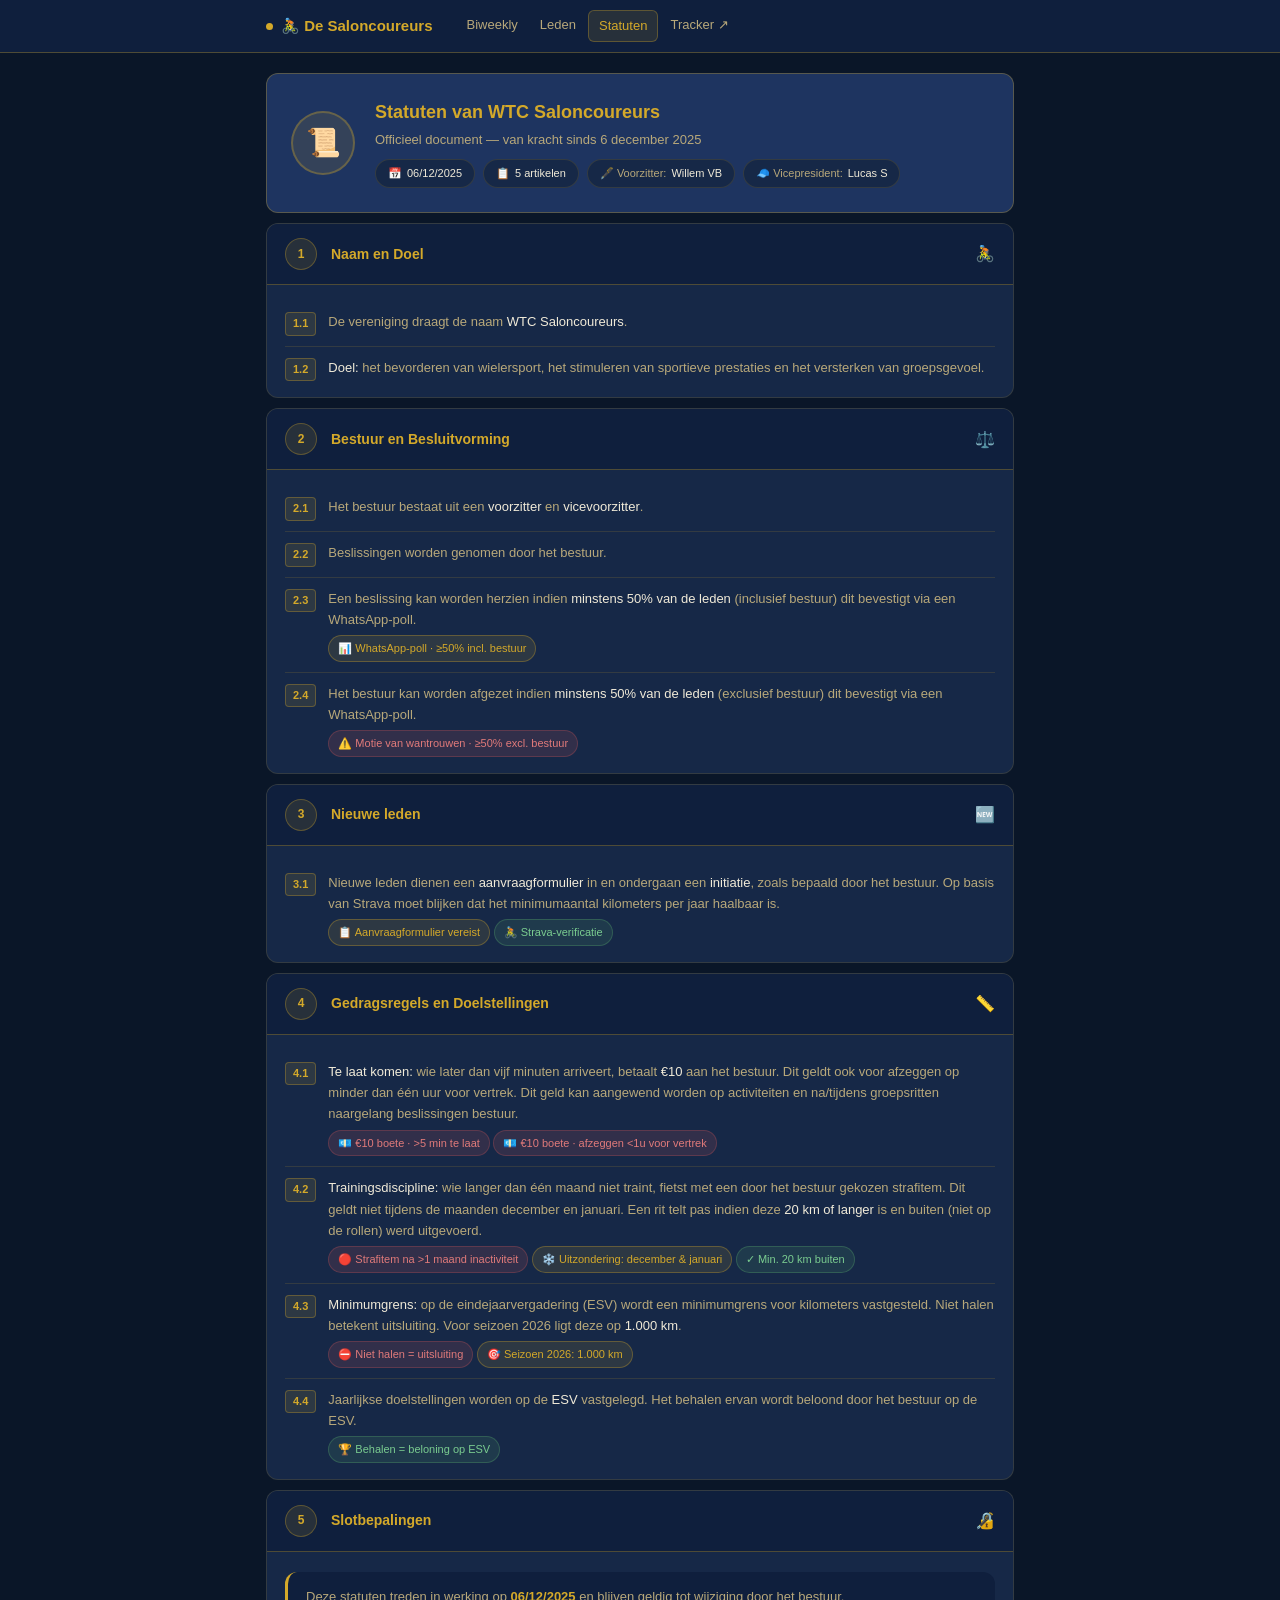
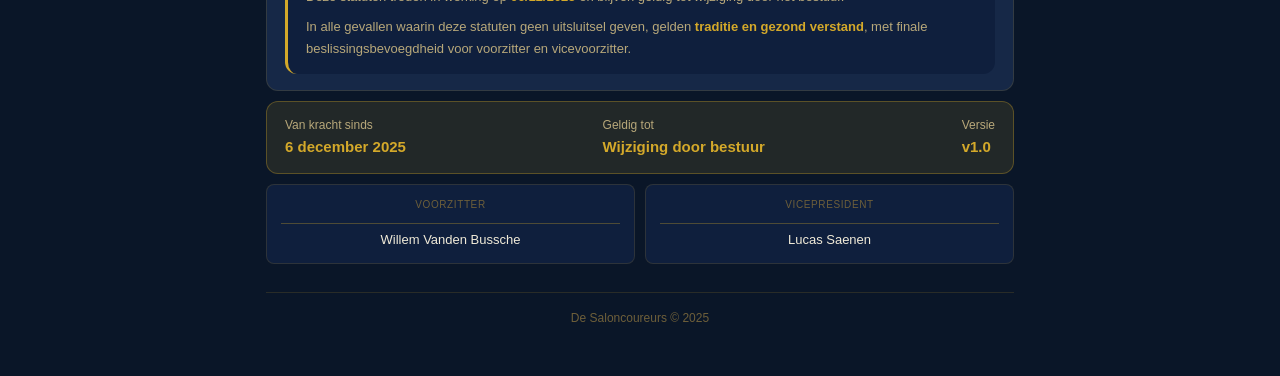
<file: statuten_html.html>
<!DOCTYPE html>
<html lang="nl">
<head>
<meta charset="UTF-8">
<meta name="viewport" content="width=device-width, initial-scale=1.0">
<title>De Saloncoureurs — Statuten</title>
<link rel="stylesheet" href="stijl.css">
<style>
  .statuten-header {
    background: var(--navy3);
    border: 0.5px solid var(--border2);
    border-radius: var(--radius);
    padding: 24px;
    margin-bottom: 10px;
    display: flex;
    align-items: center;
    gap: 20px;
  }
  .statuten-seal {
    width: 64px; height: 64px;
    border-radius: 50%;
    background: var(--gold-pale);
    border: 2px solid var(--border2);
    display: flex; align-items: center; justify-content: center;
    font-size: 28px;
    flex-shrink: 0;
  }
  .statuten-header-text h2 { font-size: 18px; font-weight: 600; color: var(--gold); }
  .statuten-header-text p { font-size: 13px; color: var(--text2); margin-top: 3px; }
  .statuten-meta { display: flex; gap: 8px; flex-wrap: wrap; margin-top: 8px; }
  .statuten-meta .pill { font-size: 11px; }

  .artikel {
    background: var(--surface);
    border: 0.5px solid var(--border);
    border-radius: var(--radius);
    overflow: hidden;
    margin-bottom: 10px;
  }
  .artikel-header {
    display: flex;
    align-items: center;
    gap: 14px;
    padding: 14px 18px;
    background: var(--surface2);
    border-bottom: 0.5px solid var(--border2);
  }
  .artikel-nummer {
    width: 32px; height: 32px;
    border-radius: 50%;
    background: var(--gold-pale);
    border: 0.5px solid var(--border2);
    display: flex; align-items: center; justify-content: center;
    font-size: 12px; font-weight: 700;
    color: var(--gold);
    flex-shrink: 0;
  }
  .artikel-titel { font-size: 14px; font-weight: 600; color: var(--gold); }
  .artikel-icon { font-size: 16px; margin-left: auto; }
  .artikel-body { padding: 16px 18px; }

  .lid-regel {
    display: flex;
    gap: 12px;
    padding: 10px 0;
    border-bottom: 0.5px solid var(--border);
    align-items: flex-start;
  }
  .lid-regel:last-child { border-bottom: none; padding-bottom: 0; }
  .regel-num {
    font-size: 11px;
    font-weight: 700;
    color: var(--gold);
    background: var(--gold-pale);
    border: 0.5px solid var(--border2);
    border-radius: 4px;
    padding: 2px 7px;
    flex-shrink: 0;
    margin-top: 1px;
  }
  .regel-tekst { font-size: 13px; color: var(--text2); line-height: 1.65; }
  .regel-tekst strong { color: var(--text); font-weight: 500; }

  .sanctie-pill {
    display: inline-flex;
    align-items: center;
    gap: 5px;
    font-size: 11px;
    padding: 3px 9px;
    border-radius: 20px;
    margin-top: 5px;
    font-weight: 500;
  }
  .sanctie-pill.rood { background: var(--red-bg); color: var(--red-fg); border: 0.5px solid rgba(224,90,90,0.25); }
  .sanctie-pill.goud { background: var(--gold-pale); color: var(--gold); border: 0.5px solid var(--border2); }
  .sanctie-pill.groen { background: var(--green-bg); color: var(--green-fg); border: 0.5px solid rgba(90,171,110,0.3); }

  .slotbepaling {
    background: var(--surface2);
    border-radius: var(--radius);
    border-left: 3px solid var(--gold);
    padding: 14px 18px;
    margin-top: 4px;
  }
  .slotbepaling p { font-size: 13px; color: var(--text2); line-height: 1.7; }
  .slotbepaling p + p { margin-top: 8px; }

  .inwerkingtreding {
    display: flex;
    align-items: center;
    justify-content: space-between;
    flex-wrap: wrap;
    gap: 10px;
    background: var(--gold-pale);
    border: 0.5px solid var(--border2);
    border-radius: var(--radius);
    padding: 14px 18px;
    margin-top: 10px;
  }
  .inwerkingtreding-label { font-size: 12px; color: var(--text2); }
  .inwerkingtreding-datum { font-size: 15px; font-weight: 600; color: var(--gold); }
  .handtekening-blok {
    display: flex;
    gap: 10px;
    flex-wrap: wrap;
    margin-top: 10px;
  }
  .handtekening {
    flex: 1;
    min-width: 140px;
    background: var(--surface2);
    border: 0.5px solid var(--border);
    border-radius: var(--radius-sm);
    padding: 12px 14px;
    text-align: center;
  }
  .handtekening .functie { font-size: 10px; text-transform: uppercase; letter-spacing: .06em; color: var(--text3); margin-bottom: 6px; }
  .handtekening .naam { font-size: 13px; font-weight: 500; color: var(--text); }
  .handtekening .lijn {
    height: 1px;
    background: var(--border2);
    margin: 10px 0 6px;
  }
</style>
</head>
<body>

<nav class="topnav">
  <div class="nav-inner">
    <a href="index.html" class="nav-logo">🚴 De Saloncoureurs</a>
    <div class="nav-links">
      <a href="index.html">Biweekly</a>
      <a href="leden.html">Leden</a>
      <a href="statuten.html" class="active">Statuten</a>
      <a href="https://wtc-saloncoureurs.web.app/" target="_blank">Tracker ↗</a>
    </div>
    <button class="nav-burger" onclick="toggleMenu()">☰</button>
  </div>
  <div class="nav-mobile" id="mobileMenu">
    <a href="index.html">Biweekly</a>
    <a href="leden.html">Leden</a>
    <a href="statuten.html" class="active">Statuten</a>
    <a href="https://wtc-saloncoureurs.web.app/" target="_blank">Tracker ↗</a>
  </div>
</nav>

<div class="page">

  <!-- Statuut header -->
  <div class="statuten-header">
    <div class="statuten-seal">📜</div>
    <div class="statuten-header-text">
      <h2>Statuten van WTC Saloncoureurs</h2>
      <p>Officieel document — van kracht sinds 6 december 2025</p>
      <div class="statuten-meta">
        <div class="pill">📅 <strong>06/12/2025</strong></div>
        <div class="pill">📋 <strong>5 artikelen</strong></div>
        <div class="pill">🖋️ Voorzitter: <strong>Willem VB</strong></div>
        <div class="pill">🧢 Vicepresident: <strong>Lucas S</strong></div>
      </div>
    </div>
  </div>

  <!-- Artikel 1 -->
  <div class="artikel">
    <div class="artikel-header">
      <div class="artikel-nummer">1</div>
      <div class="artikel-titel">Naam en Doel</div>
      <div class="artikel-icon">🚴</div>
    </div>
    <div class="artikel-body">
      <div class="lid-regel">
        <div class="regel-num">1.1</div>
        <div class="regel-tekst">De vereniging draagt de naam <strong>WTC Saloncoureurs</strong>.</div>
      </div>
      <div class="lid-regel">
        <div class="regel-num">1.2</div>
        <div class="regel-tekst"><strong>Doel:</strong> het bevorderen van wielersport, het stimuleren van sportieve prestaties en het versterken van groepsgevoel.</div>
      </div>
    </div>
  </div>

  <!-- Artikel 2 -->
  <div class="artikel">
    <div class="artikel-header">
      <div class="artikel-nummer">2</div>
      <div class="artikel-titel">Bestuur en Besluitvorming</div>
      <div class="artikel-icon">⚖️</div>
    </div>
    <div class="artikel-body">
      <div class="lid-regel">
        <div class="regel-num">2.1</div>
        <div class="regel-tekst">Het bestuur bestaat uit een <strong>voorzitter</strong> en <strong>vicevoorzitter</strong>.</div>
      </div>
      <div class="lid-regel">
        <div class="regel-num">2.2</div>
        <div class="regel-tekst">Beslissingen worden genomen door het bestuur.</div>
      </div>
      <div class="lid-regel">
        <div class="regel-num">2.3</div>
        <div class="regel-tekst">
          Een beslissing kan worden herzien indien <strong>minstens 50% van de leden</strong> (inclusief bestuur) dit bevestigt via een WhatsApp-poll.
          <br><span class="sanctie-pill goud">📊 WhatsApp-poll · ≥50% incl. bestuur</span>
        </div>
      </div>
      <div class="lid-regel">
        <div class="regel-num">2.4</div>
        <div class="regel-tekst">
          Het bestuur kan worden afgezet indien <strong>minstens 50% van de leden</strong> (exclusief bestuur) dit bevestigt via een WhatsApp-poll.
          <br><span class="sanctie-pill rood">⚠️ Motie van wantrouwen · ≥50% excl. bestuur</span>
        </div>
      </div>
    </div>
  </div>

  <!-- Artikel 3 -->
  <div class="artikel">
    <div class="artikel-header">
      <div class="artikel-nummer">3</div>
      <div class="artikel-titel">Nieuwe leden</div>
      <div class="artikel-icon">🆕</div>
    </div>
    <div class="artikel-body">
      <div class="lid-regel">
        <div class="regel-num">3.1</div>
        <div class="regel-tekst">
          Nieuwe leden dienen een <strong>aanvraagformulier</strong> in en ondergaan een <strong>initiatie</strong>, zoals bepaald door het bestuur. Op basis van Strava moet blijken dat het minimumaantal kilometers per jaar haalbaar is.
          <br><span class="sanctie-pill goud">📋 Aanvraagformulier vereist</span>
          <span class="sanctie-pill groen">🚴 Strava-verificatie</span>
        </div>
      </div>
    </div>
  </div>

  <!-- Artikel 4 -->
  <div class="artikel">
    <div class="artikel-header">
      <div class="artikel-nummer">4</div>
      <div class="artikel-titel">Gedragsregels en Doelstellingen</div>
      <div class="artikel-icon">📏</div>
    </div>
    <div class="artikel-body">
      <div class="lid-regel">
        <div class="regel-num">4.1</div>
        <div class="regel-tekst">
          <strong>Te laat komen:</strong> wie later dan vijf minuten arriveert, betaalt <strong>€10</strong> aan het bestuur. Dit geldt ook voor afzeggen op minder dan één uur voor vertrek. Dit geld kan aangewend worden op activiteiten en na/tijdens groepsritten naargelang beslissingen bestuur.
          <br><span class="sanctie-pill rood">💶 €10 boete · &gt;5 min te laat</span>
          <span class="sanctie-pill rood">💶 €10 boete · afzeggen &lt;1u voor vertrek</span>
        </div>
      </div>
      <div class="lid-regel">
        <div class="regel-num">4.2</div>
        <div class="regel-tekst">
          <strong>Trainingsdiscipline:</strong> wie langer dan één maand niet traint, fietst met een door het bestuur gekozen strafitem. Dit geldt niet tijdens de maanden december en januari. Een rit telt pas indien deze <strong>20 km of langer</strong> is en buiten (niet op de rollen) werd uitgevoerd.
          <br><span class="sanctie-pill rood">🔴 Strafitem na &gt;1 maand inactiviteit</span>
          <span class="sanctie-pill goud">❄️ Uitzondering: december &amp; januari</span>
          <span class="sanctie-pill groen">✓ Min. 20 km buiten</span>
        </div>
      </div>
      <div class="lid-regel">
        <div class="regel-num">4.3</div>
        <div class="regel-tekst">
          <strong>Minimumgrens:</strong> op de eindejaarvergadering (ESV) wordt een minimumgrens voor kilometers vastgesteld. Niet halen betekent uitsluiting. Voor seizoen 2026 ligt deze op <strong>1.000 km</strong>.
          <br><span class="sanctie-pill rood">⛔ Niet halen = uitsluiting</span>
          <span class="sanctie-pill goud">🎯 Seizoen 2026: 1.000 km</span>
        </div>
      </div>
      <div class="lid-regel">
        <div class="regel-num">4.4</div>
        <div class="regel-tekst">
          Jaarlijkse doelstellingen worden op de <strong>ESV</strong> vastgelegd. Het behalen ervan wordt beloond door het bestuur op de ESV.
          <br><span class="sanctie-pill groen">🏆 Behalen = beloning op ESV</span>
        </div>
      </div>
    </div>
  </div>

  <!-- Artikel 5 -->
  <div class="artikel">
    <div class="artikel-header">
      <div class="artikel-nummer">5</div>
      <div class="artikel-titel">Slotbepalingen</div>
      <div class="artikel-icon">🔏</div>
    </div>
    <div class="artikel-body">
      <div class="slotbepaling">
        <p>Deze statuten treden in werking op <strong style="color:var(--gold)">06/12/2025</strong> en blijven geldig tot wijziging door het bestuur.</p>
        <p>In alle gevallen waarin deze statuten geen uitsluitsel geven, gelden <strong style="color:var(--gold)">traditie en gezond verstand</strong>, met finale beslissingsbevoegdheid voor voorzitter en vicevoorzitter.</p>
      </div>
    </div>
  </div>

  <!-- Inwerkingtreding & handtekeningen -->
  <div class="inwerkingtreding">
    <div>
      <div class="inwerkingtreding-label">Van kracht sinds</div>
      <div class="inwerkingtreding-datum">6 december 2025</div>
    </div>
    <div>
      <div class="inwerkingtreding-label">Geldig tot</div>
      <div class="inwerkingtreding-datum">Wijziging door bestuur</div>
    </div>
    <div>
      <div class="inwerkingtreding-label">Versie</div>
      <div class="inwerkingtreding-datum">v1.0</div>
    </div>
  </div>

  <div class="handtekening-blok">
    <div class="handtekening">
      <div class="functie">Voorzitter</div>
      <div class="lijn"></div>
      <div class="naam">Willem Vanden Bussche</div>
    </div>
    <div class="handtekening">
      <div class="functie">Vicepresident</div>
      <div class="lijn"></div>
      <div class="naam">Lucas Saenen</div>
    </div>
  </div>

  <footer class="site-footer">De Saloncoureurs &copy; 2025</footer>
</div>

<script>
function toggleMenu() {
  document.getElementById('mobileMenu').classList.toggle('open');
}
</script>
</body>
</html>
</file>
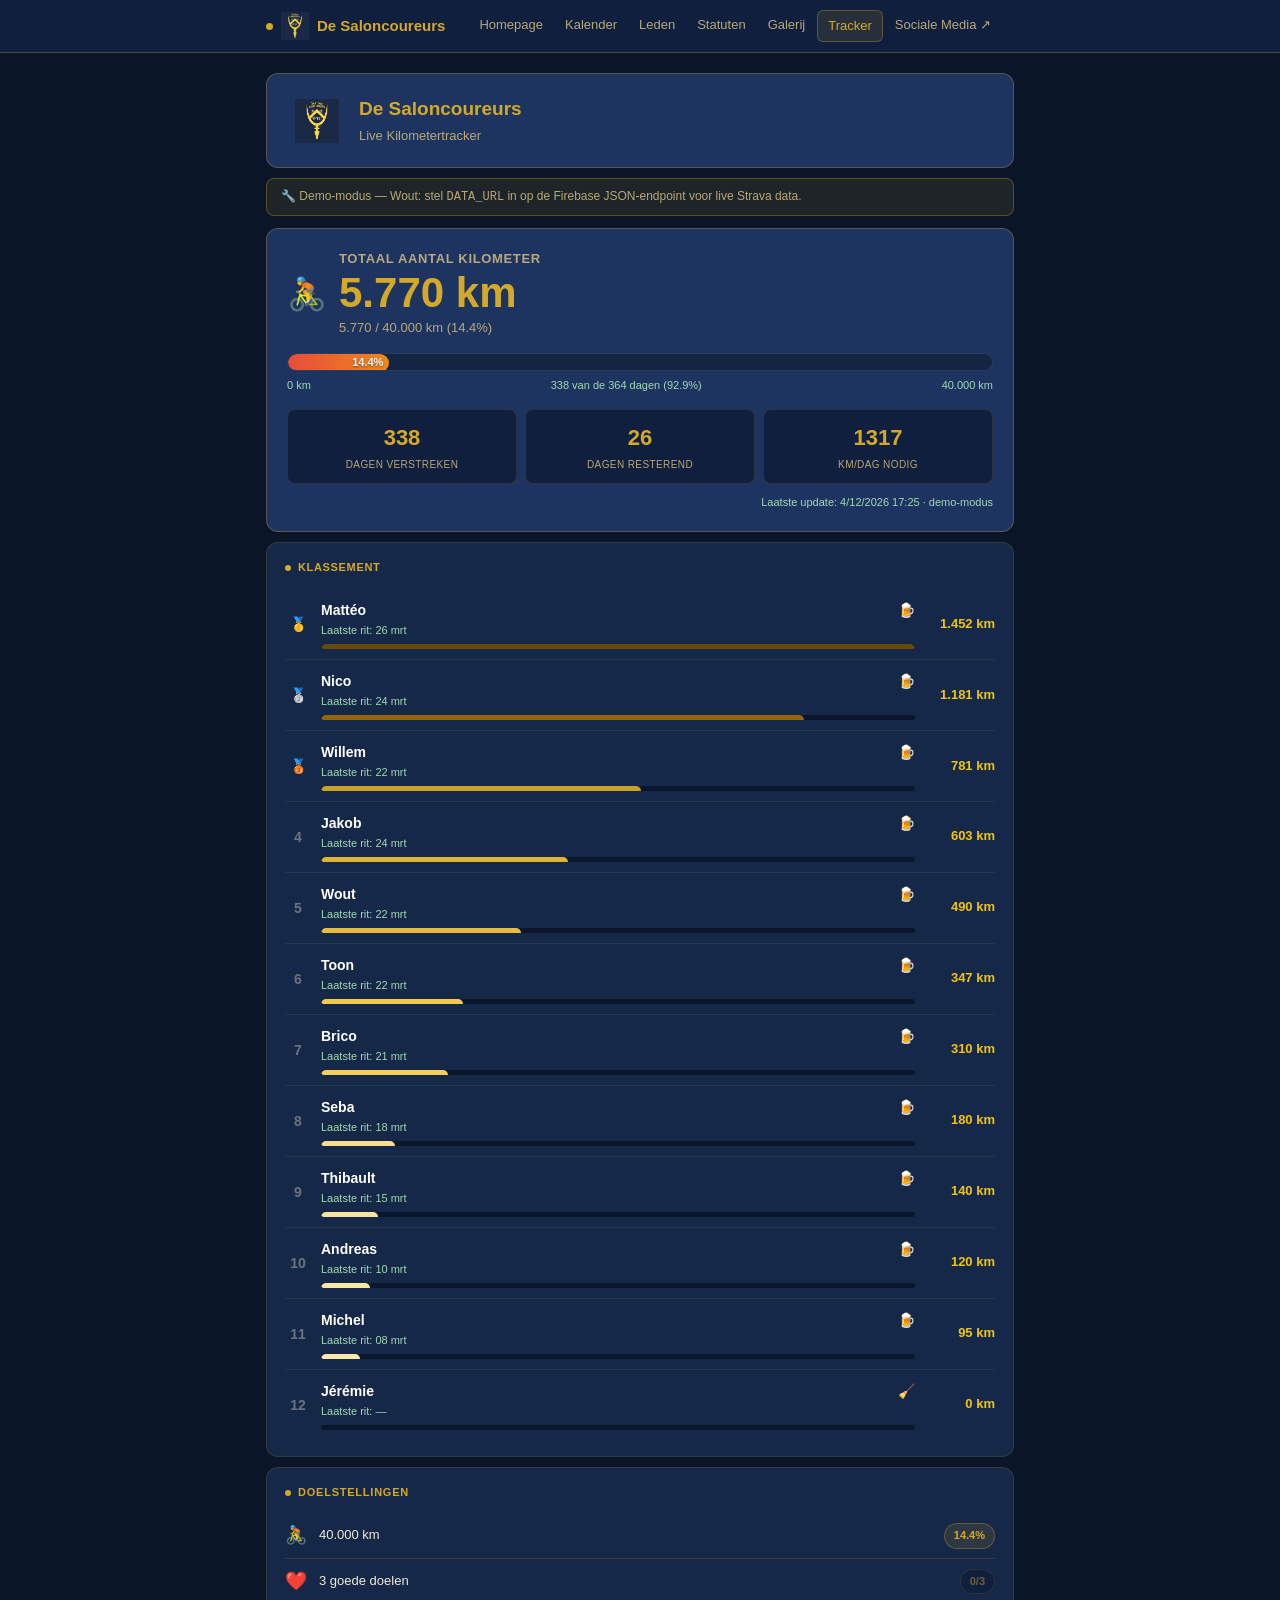
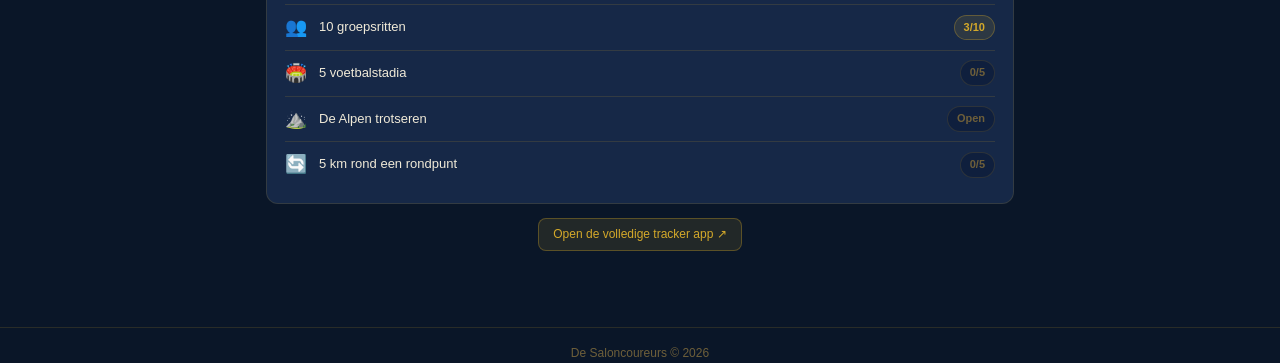
<file: tracker.html>
<!DOCTYPE html>
<html lang="nl">
<head>
<meta charset="UTF-8">
<meta name="viewport" content="width=device-width, initial-scale=1.0">
<title>De Saloncoureurs — Tracker</title>
<link rel="stylesheet" href="stijl.css">
<style>
  /* Spinner */
  .tracker-loading { text-align:center; padding:40px 20px; color:var(--text2); font-size:14px; }
  .spinner { width:32px; height:32px; border:3px solid var(--border); border-top-color:var(--gold); border-radius:50%; animation:spin .8s linear infinite; margin:0 auto 12px; }
  @keyframes spin { to { transform:rotate(360deg); } }

  .tracker-error { display:none; background:var(--red-bg); border:0.5px solid rgba(224,90,90,0.25); border-radius:var(--radius); padding:16px 18px; font-size:13px; color:var(--red-fg); margin-bottom:12px; }

  /* Totaal km hero */
  .km-hero {
    background: var(--navy3);
    border: 0.5px solid var(--border2);
    border-radius: var(--radius);
    padding: 20px;
    margin-bottom: 10px;
    position: relative;
    overflow: hidden;
  }
  .km-hero-top { display:flex; align-items:center; gap:12px; margin-bottom:14px; }
  .km-hero-icon { font-size:32px; }
  .km-hero-label { font-size:13px; color:var(--text2); font-weight:600; text-transform:uppercase; letter-spacing:.05em; }
  .km-hero-val { font-size:42px; font-weight:800; color:var(--gold); line-height:1; margin-top:2px; }
  .km-hero-sub { font-size:13px; color:var(--text2); margin-top:4px; }

  /* Voortgangsbalk — rood naar geel naar groen zoals de app */
  .progress-track-hero {
    height: 18px;
    background: rgba(0,0,0,0.3);
    border-radius: 9px;
    overflow: hidden;
    margin: 14px 0 6px;
    border: 0.5px solid rgba(255,255,255,0.1);
  }
  .progress-fill-hero {
    height: 18px;
    border-radius: 9px;
    background: linear-gradient(to right, #e74c3c, #f39c12, #f1c40f, #2ecc71);
    background-size: 400px 18px;
    transition: width .8s ease;
    position: relative;
  }
  .progress-fill-hero::after {
    content: attr(data-pct);
    position: absolute; right: 6px; top: 50%;
    transform: translateY(-50%);
    font-size: 11px; font-weight:700; color:#fff;
    text-shadow: 0 1px 2px rgba(0,0,0,0.5);
  }
  .progress-labels-hero { display:flex; justify-content:space-between; font-size:11px; color:#9fd9b4; }

  /* Dagen balk */
  .dagen-bar { display:flex; gap:8px; flex-wrap:wrap; margin-top:14px; }
  .dagen-item { flex:1; min-width:80px; background:var(--surface2); border-radius:var(--radius-sm); padding:10px; text-align:center; border:0.5px solid var(--border); }
  .dagen-val { font-size:22px; font-weight:700; color:var(--gold); }
  .dagen-label { font-size:10px; color:var(--text2); margin-top:2px; text-transform:uppercase; letter-spacing:.04em; }

  /* Leaderboard */
  .leader-card {
    background: var(--surface);
    border: 0.5px solid var(--border);
    border-radius: var(--radius);
    padding: 16px 18px;
    margin-bottom: 10px;
  }
  .leader-card .card-title { color: var(--gold); }

  .leader-row {
    display: flex;
    align-items: center;
    gap: 10px;
    padding: 10px 0;
    border-bottom: 0.5px solid rgba(255,255,255,0.07);
  }
  .leader-row:last-child { border-bottom:none; }

  .leader-pos { font-size:14px; font-weight:800; width:26px; text-align:center; flex-shrink:0; }
  .leader-pos.p1 { color:#FFD700; }
  .leader-pos.p2 { color:#C0C0C0; }
  .leader-pos.p3 { color:#CD7F32; }
  .leader-pos.pn { color:#6b7280; }

  .leader-naam { flex:1; font-size:14px; font-weight:600; color:#fff; }
  .leader-sub { font-size:11px; color:#9fd9b4; margin-top:1px; }

  /* Voortgangsbalk per lid — rood naar groen zoals de app */
  .leader-bar-wrap { flex:2; display:flex; flex-direction:column; gap:3px; }
  .leader-track { height:10px; background:rgba(0,0,0,0.3); border-radius:5px; overflow:hidden; }
  .leader-fill {
    height:10px; border-radius:5px;
    background: linear-gradient(to right, #e74c3c, #f39c12, #f1c40f, #2ecc71);
    background-size: 300px 10px;
    transition: width .6s ease;
  }
  .leader-km-val { font-size:13px; font-weight:700; color:#f1c40f; white-space:nowrap; min-width:70px; text-align:right; }
  .leader-last { font-size:10px; color:#9fd9b4; }

  /* Bier-icon als beloning zoals in de app */
  .beer-icon { font-size:22px; margin-left:4px; opacity:0.85; }

  /* Doelen sectie */
  .doelen-card {
    background: var(--surface);
    border: 0.5px solid var(--border);
    border-radius: var(--radius);
    padding: 16px 18px;
    margin-bottom: 10px;
  }
  .doel-row { display:flex; align-items:center; gap:12px; padding:8px 0; border-bottom:0.5px solid var(--border); }
  .doel-row:last-child { border-bottom:none; }
  .doel-icon { font-size:18px; flex-shrink:0; }
  .doel-tekst { flex:1; font-size:13px; color:var(--text); }
  .doel-badge { font-size:11px; font-weight:600; padding:3px 9px; border-radius:20px; flex-shrink:0; }
  .doel-badge.behaald { background:rgba(46,204,113,0.15); color:#2ecc71; border:0.5px solid rgba(46,204,113,0.3); }
  .doel-badge.bezig   { background:var(--gold-pale); color:var(--gold); border:0.5px solid var(--border2); }
  .doel-badge.open    { background:var(--surface2); color:var(--text3); border:0.5px solid var(--border); }

  /* Demo-banner */
  .demo-banner { background:rgba(212,169,42,0.1); border:0.5px solid var(--border2); border-radius:var(--radius-sm); padding:8px 14px; font-size:12px; color:var(--text2); margin-bottom:12px; display:none; }

  .last-update { font-size:11px; color:#9fd9b4; text-align:right; margin-top:10px; }
  .fallback-link { display:inline-block; margin-top:4px; font-size:12px; color:var(--gold); text-decoration:none; padding:6px 14px; border:0.5px solid var(--border2); border-radius:var(--radius-sm); background:var(--gold-pale); }
  .fallback-link:hover { opacity:.8; }
</style>
</head>
<body>

<nav class="topnav">
  <div class="nav-inner">
    <a href="index.html" class="nav-logo">
      <img src="logo.png" style="width:28px;height:28px;object-fit:contain;">
      De Saloncoureurs
    </a>
    <div class="nav-links">
      <a href="index.html">Homepage</a>
      <a href="kalender.html">Kalender</a>
      <a href="leden.html">Leden</a>
      <a href="statuten.html">Statuten</a>
      <a href="galerij.html">Galerij</a>
      <a href="tracker.html" class="active">Tracker</a>
      <a href="https://www.instagram.com/wtcsaloncoureurs/" target="_blank">Sociale Media ↗</a>
    </div>
    <button class="nav-burger" onclick="toggleMenu()">☰</button>
  </div>
  <div class="nav-mobile" id="mobileMenu">
    <a href="index.html">Homepage</a>
    <a href="kalender.html">Kalender</a>
    <a href="leden.html">Leden</a>
    <a href="statuten.html">Statuten</a>
    <a href="galerij.html">Galerij</a>
    <a href="tracker.html" class="active">Tracker</a>
    <a href="https://www.instagram.com/wtcsaloncoureurs/" target="_blank">Sociale Media ↗</a>
  </div>
</nav>

<div class="page">

  <header class="site-header">
    <div class="logo" style="background:var(--navy3);padding:4px;">
      <img src="logo.png" style="width:44px;height:44px;object-fit:contain;">
    </div>
    <div class="header-title">
      <h1>De Saloncoureurs</h1>
      <p>Live Kilometertracker</p>
    </div>
  </header>

  <div class="tracker-error" id="trackerError">
    ⚠️ Data kon niet geladen worden.
    <a href="https://wtc-saloncoureurs.web.app/" target="_blank" style="color:var(--red-fg);font-weight:600">Open de tracker app ↗</a>
  </div>

  <div class="demo-banner" id="demoBanner">
    🔧 Demo-modus — Wout: stel <code>DATA_URL</code> in op de Firebase JSON-endpoint voor live Strava data.
  </div>

  <div id="trackerContent">
    <div class="tracker-loading" id="loadingSpinner">
      <div class="spinner"></div>
      Live data ophalen van Strava...
    </div>

    <!-- Totaal km hero -->
    <div class="km-hero" id="kmHero" style="display:none">
      <div class="km-hero-top">
        <div class="km-hero-icon">🚴</div>
        <div>
          <div class="km-hero-label">Totaal aantal kilometer</div>
          <div class="km-hero-val" id="kmTotaal">—</div>
          <div class="km-hero-sub" id="kmSub">— / 40.000 km</div>
        </div>
        <div class="beer-icon" id="beerIcon" style="margin-left:auto;display:none">🍺</div>
      </div>
      <div class="progress-track-hero">
        <div class="progress-fill-hero" id="kmBar" style="width:0%" data-pct="0%"></div>
      </div>
      <div class="progress-labels-hero">
        <span>0 km</span>
        <span id="kmDagen">—</span>
        <span>40.000 km</span>
      </div>
      <div class="dagen-bar">
        <div class="dagen-item">
          <div class="dagen-val" id="dagenVerstreken">—</div>
          <div class="dagen-label">dagen verstreken</div>
        </div>
        <div class="dagen-item">
          <div class="dagen-val" id="dagenResterend">—</div>
          <div class="dagen-label">dagen resterend</div>
        </div>
        <div class="dagen-item">
          <div class="dagen-val" id="kmPerDag">—</div>
          <div class="dagen-label">km/dag nodig</div>
        </div>
      </div>
      <div class="last-update" id="lastUpdate"></div>
    </div>

    <!-- Leaderboard -->
    <div class="leader-card" id="leaderCard" style="display:none">
      <div class="card-title" style="font-size:11px;font-weight:700;text-transform:uppercase;letter-spacing:.06em;margin-bottom:12px;display:flex;align-items:center;gap:7px;">
        <div style="width:6px;height:6px;border-radius:50%;background:var(--gold);flex-shrink:0"></div>
        Klassement
      </div>
      <div id="leaderList"></div>
    </div>

    <!-- Doelstellingen -->
    <div class="doelen-card" id="doelenCard" style="display:none">
      <div class="card-title"><div class="dot dot-amber"></div> Doelstellingen</div>
      <div id="doelenList"></div>
    </div>

    <div style="text-align:center;margin-top:8px" id="fallbackDiv" style="display:none">
      <a href="https://wtc-saloncoureurs.web.app/" target="_blank" class="fallback-link">
        Open de volledige tracker app ↗
      </a>
    </div>
  </div>

</div>

<footer class="site-footer">De Saloncoureurs &copy; 2026</footer>

<script>
function toggleMenu() {
  document.getElementById('mobileMenu').classList.toggle('open');
}

// ═══════════════════════════════════════════════════════
// Wout: vervang null door de Firebase JSON-endpoint URL
// Bv: const DATA_URL = 'https://wtc-saloncoureurs.web.app/data.json';
// ═══════════════════════════════════════════════════════
const DATA_URL = null;

const SEIZOEN_DOEL = 40000;
const SEIZOEN_START = new Date('2026-01-01');
const SEIZOEN_EINDE = new Date('2026-12-31');

const DOELEN_CONFIG = [
  { icon:'🚴', tekst:'40.000 km', type:'km', doel:40000 },
  { icon:'❤️', tekst:'3 goede doelen', type:'count', doel:3, huidig:0 },
  { icon:'👥', tekst:'10 groepsritten', type:'count', doel:10, huidig:3 },
  { icon:'🏟️', tekst:'5 voetbalstadia', type:'count', doel:5, huidig:0 },
  { icon:'⛰️', tekst:'De Alpen trotseren', type:'bool', huidig:false },
  { icon:'🔄', tekst:'5 km rond een rondpunt', type:'count', doel:5, huidig:0 },
];

// Goud kleur op basis van percentage: 0% = lichtgoud, 100% = donkergoud
function goudKleur(pct) {
  // Interpoleer tussen #fdf3d0 (licht) en #6b4a08 (donker)
  const stops = [
    [253, 243, 208], // #fdf3d0 — lichtgoud
    [240, 200,  74], // #f0c84a
    [212, 169,  42], // #d4a92a
    [160, 112,  16], // #a07010
    [107,  74,   8], // #6b4a08 — donkergoud
  ];
  const idx = pct * (stops.length - 1);
  const lo = stops[Math.floor(idx)];
  const hi = stops[Math.min(Math.ceil(idx), stops.length - 1)];
  const t = idx - Math.floor(idx);
  const r = Math.round(lo[0] + (hi[0]-lo[0]) * t);
  const g = Math.round(lo[1] + (hi[1]-lo[1]) * t);
  const b = Math.round(lo[2] + (hi[2]-lo[2]) * t);
  return `rgb(${r},${g},${b})`;
}

async function laadData() {
  if (!DATA_URL) { toonDemo(); return; }
  try {
    const res = await fetch(DATA_URL);
    if (!res.ok) throw new Error();
    toonData(await res.json());
  } catch { toonFout(); }
}

function toonDemo() {
  document.getElementById('demoBanner').style.display = 'block';
  toonData({
    totaalKm: 5770,
    lastUpdated: new Date().toISOString(),
    leden: [
      { naam:'Mattéo', initialen:'MA', km:1452, laaste:'26 mrt' },
      { naam:'Nico',   initialen:'NI', km:1181, laaste:'24 mrt' },
      { naam:'Willem', initialen:'WI', km:781,  laaste:'22 mrt' },
      { naam:'Jakob',  initialen:'JA', km:603,  laaste:'24 mrt' },
      { naam:'Wout',   initialen:'WO', km:490,  laaste:'22 mrt' },
      { naam:'Toon',   initialen:'TO', km:347,  laaste:'22 mrt' },
      { naam:'Brico',  initialen:'BR', km:310,  laaste:'21 mrt' },
      { naam:'Seba',   initialen:'SB', km:180,  laaste:'18 mrt' },
      { naam:'Thibault',initialen:'TH',km:140,  laaste:'15 mrt' },
      { naam:'Andreas', initialen:'AN',km:120,  laaste:'10 mrt' },
      { naam:'Michel',  initialen:'MI',km:95,   laaste:'08 mrt' },
      { naam:'Jérémie', initialen:'JE',km:0,    laaste:'—' },
    ]
  }, true);
}

function toonData(data, isDemo=false) {
  document.getElementById('loadingSpinner').style.display = 'none';
  document.getElementById('kmHero').style.display = 'block';
  document.getElementById('leaderCard').style.display = 'block';
  document.getElementById('doelenCard').style.display = 'block';
  document.getElementById('fallbackDiv').style.display = 'block';

  const km = data.totaalKm || 0;
  const pct = Math.min((km / SEIZOEN_DOEL) * 100, 100);

  const nu = new Date();
  const totaal = Math.round((SEIZOEN_EINDE - SEIZOEN_START) / 86400000);
  const verstreken = Math.max(0, Math.round((nu - SEIZOEN_START) / 86400000));
  const resterend = Math.max(0, totaal - verstreken);
  const kmNodig = resterend > 0 ? Math.ceil((SEIZOEN_DOEL - km) / resterend) : 0;

  document.getElementById('kmTotaal').textContent = km.toLocaleString('nl-BE') + ' km';
  document.getElementById('kmSub').textContent = `${km.toLocaleString('nl-BE')} / ${SEIZOEN_DOEL.toLocaleString('nl-BE')} km (${pct.toFixed(1)}%)`;
  document.getElementById('kmDagen').textContent = `${verstreken} van de ${totaal} dagen (${((verstreken/totaal)*100).toFixed(1)}%)`;

  const bar = document.getElementById('kmBar');
  bar.style.width = pct.toFixed(1) + '%';
  bar.setAttribute('data-pct', pct.toFixed(1) + '%');

  document.getElementById('dagenVerstreken').textContent = verstreken;
  document.getElementById('dagenResterend').textContent = resterend;
  document.getElementById('kmPerDag').textContent = kmNodig;

  if (pct >= 100) document.getElementById('beerIcon').style.display = 'block';

  if (data.lastUpdated) {
    const d = new Date(data.lastUpdated);
    document.getElementById('lastUpdate').textContent =
      `Laatste update: ${d.toLocaleDateString('nl-BE')} ${d.toLocaleTimeString('nl-BE',{hour:'2-digit',minute:'2-digit'})}` +
      (isDemo ? ' · demo-modus' : '');
  }

  // Leaderboard
  if (data.leden?.length) {
    const sorted = [...data.leden].sort((a,b) => b.km - a.km);
    const maxKm = sorted[0].km || 1;
    const posKlasse = ['p1','p2','p3'];
    const medals = ['🥇','🥈','🥉'];
    document.getElementById('leaderList').innerHTML = sorted.map((lid, i) => {
      const breedte = ((lid.km / maxKm)*100).toFixed(1);
      const kleur = goudKleur(lid.km / maxKm);
      const isLaatste = lid.km === 0;
      return `
        <div class="leader-row">
          <div class="leader-pos ${posKlasse[i]||'pn'}">${medals[i] || (i+1)}</div>
          <div style="flex:1">
            <div style="display:flex;align-items:center;gap:6px">
              <span class="leader-naam">${lid.naam}</span>
              ${isLaatste ? '<span style="font-size:14px">🧹</span>' : '<span style="font-size:14px">🍺</span>'}
            </div>
            <div class="leader-sub">Laatste rit: ${lid.laaste || '—'}</div>
            <div class="leader-bar-wrap" style="margin-top:4px">
              <div class="leader-track">
                <div class="leader-fill" style="width:${breedte}%;background:${kleur}"></div>
              </div>
            </div>
          </div>
          <div class="leader-km-val">${lid.km.toLocaleString('nl-BE')} km</div>
        </div>`;
    }).join('');
  }

  // Doelstellingen
  document.getElementById('doelenList').innerHTML = DOELEN_CONFIG.map(d => {
    let status, tekst;
    if (d.type === 'km') {
      const p = (km/d.doel)*100;
      status = p>=100?'behaald':p>0?'bezig':'open';
      tekst = p>=100?'✓ Behaald':`${p.toFixed(1)}%`;
    } else if (d.type === 'count') {
      status = d.huidig>=d.doel?'behaald':d.huidig>0?'bezig':'open';
      tekst = d.huidig>=d.doel?'✓ Behaald':`${d.huidig}/${d.doel}`;
    } else {
      status = d.huidig?'behaald':'open';
      tekst = d.huidig?'✓ Behaald':'Open';
    }
    return `<div class="doel-row">
      <div class="doel-icon">${d.icon}</div>
      <div class="doel-tekst">${d.tekst}</div>
      <div class="doel-badge ${status}">${tekst}</div>
    </div>`;
  }).join('');
}

function toonFout() {
  document.getElementById('loadingSpinner').style.display = 'none';
  document.getElementById('trackerError').style.display = 'block';
}

laadData();
</script>
</body>
</html>
</file>
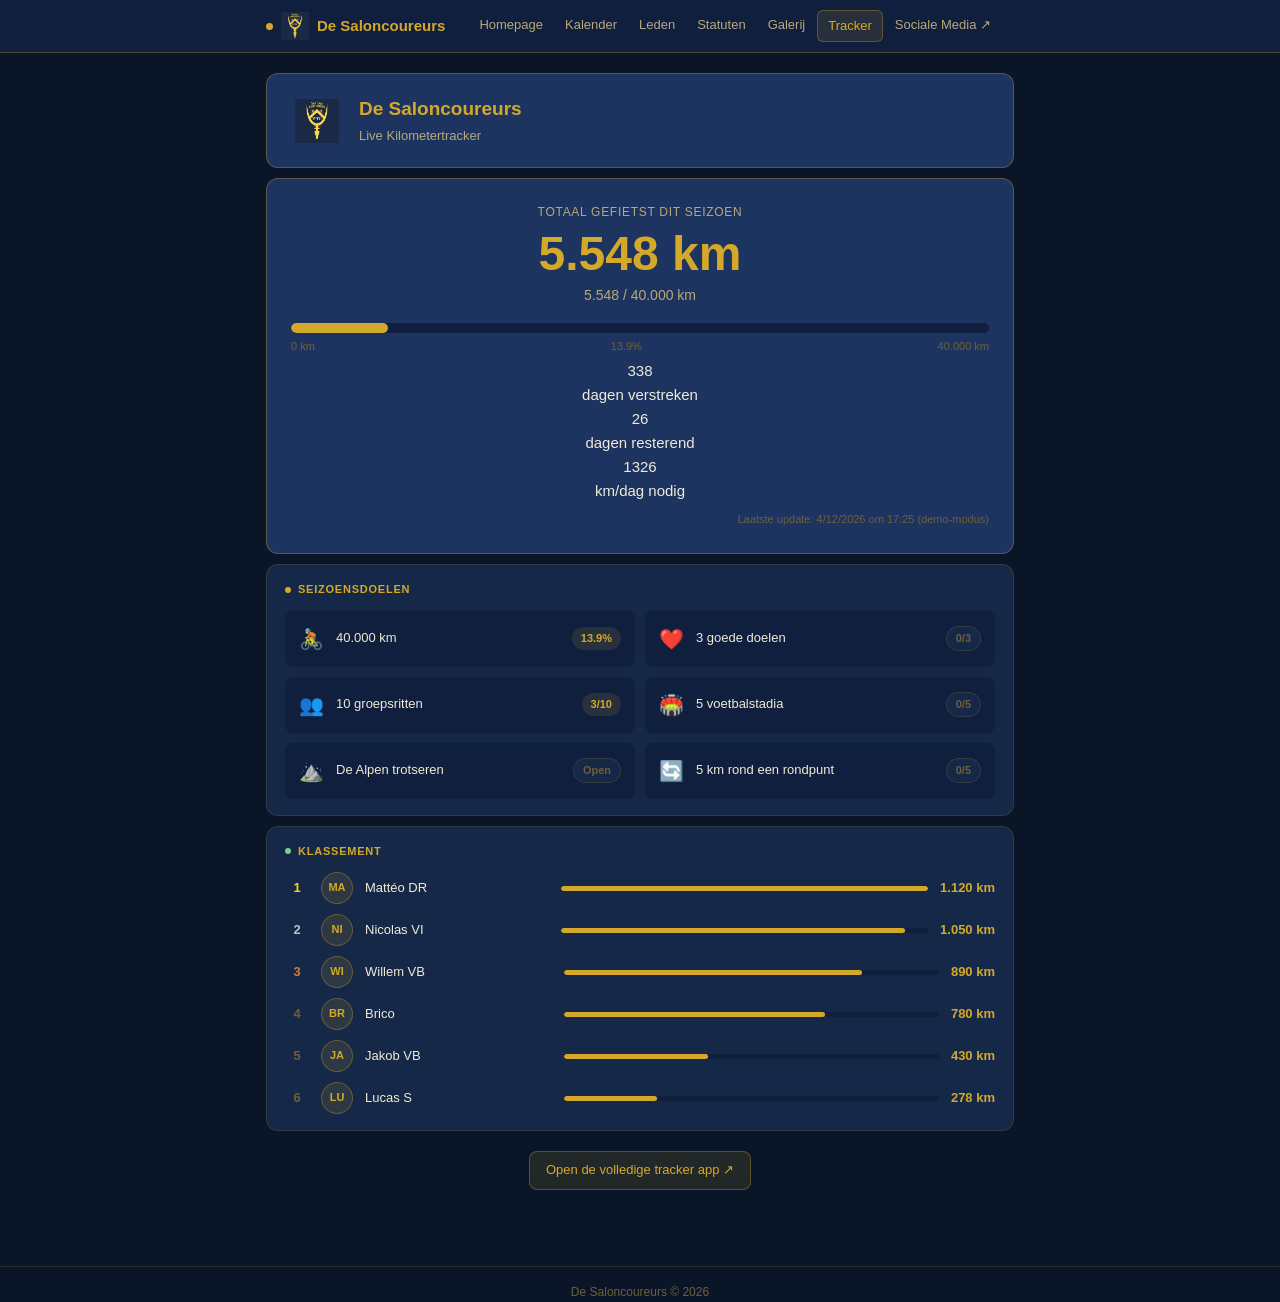
<file: tracker_html.html>
<!DOCTYPE html>
<html lang="nl">
<head>
<meta charset="UTF-8">
<meta name="viewport" content="width=device-width, initial-scale=1.0">
<title>De Saloncoureurs — Tracker</title>
<link rel="stylesheet" href="stijl.css">
<style>
  .tracker-loading {
    text-align: center;
    padding: 40px 20px;
    color: var(--text2);
    font-size: 14px;
  }
  .tracker-loading .spinner {
    width: 32px; height: 32px;
    border: 3px solid var(--border);
    border-top-color: var(--gold);
    border-radius: 50%;
    animation: spin .8s linear infinite;
    margin: 0 auto 12px;
  }
  @keyframes spin { to { transform: rotate(360deg); } }

  .tracker-error {
    display: none;
    background: var(--red-bg);
    border: 0.5px solid rgba(224,90,90,0.25);
    border-radius: var(--radius);
    padding: 16px 18px;
    font-size: 13px;
    color: var(--red-fg);
    margin-bottom: 12px;
  }

  /* Hoofd km kaart */
  .km-hero {
    background: var(--navy3);
    border: 0.5px solid var(--border2);
    border-radius: var(--radius);
    padding: 24px;
    margin-bottom: 10px;
    text-align: center;
  }
  .km-hero-label { font-size: 12px; color: var(--text2); text-transform: uppercase; letter-spacing: .06em; margin-bottom: 8px; }
  .km-hero-val { font-size: 48px; font-weight: 700; color: var(--gold); line-height: 1; }
  .km-hero-doel { font-size: 14px; color: var(--text2); margin-top: 6px; }

  /* Voortgangsbalk */
  .progress-wrap { margin: 16px 0 4px; }
  .progress-track { height: 10px; background: var(--surface2); border-radius: 5px; overflow: hidden; }
  .progress-fill { height: 10px; border-radius: 5px; background: var(--gold); transition: width .6s ease; }
  .progress-labels { display: flex; justify-content: space-between; margin-top: 5px; font-size: 11px; color: var(--text3); }

  /* Dagen teller -->
  .dagen-bar {
    display: flex;
    gap: 8px;
    flex-wrap: wrap;
    justify-content: center;
    margin-top: 14px;
  }
  .dagen-item {
    background: var(--surface2);
    border-radius: var(--radius-sm);
    padding: 8px 14px;
    text-align: center;
    min-width: 80px;
  }
  .dagen-val { font-size: 20px; font-weight: 600; color: var(--gold); }
  .dagen-label { font-size: 11px; color: var(--text3); margin-top: 2px; }

  /* Doelstellingen grid */
  .doelen-grid { display: grid; grid-template-columns: 1fr 1fr; gap: 10px; }
  @media (max-width: 480px) { .doelen-grid { grid-template-columns: 1fr; } }

  .doel-item {
    background: var(--surface2);
    border-radius: var(--radius-sm);
    padding: 12px 14px;
    display: flex;
    align-items: center;
    gap: 12px;
  }
  .doel-icon { font-size: 20px; flex-shrink: 0; }
  .doel-tekst { flex: 1; font-size: 13px; color: var(--text); }
  .doel-status {
    font-size: 11px; font-weight: 600;
    padding: 3px 9px; border-radius: 20px;
    flex-shrink: 0;
  }
  .doel-status.behaald { background: var(--green-bg); color: var(--green-fg); }
  .doel-status.bezig { background: var(--gold-pale); color: var(--gold); }
  .doel-status.open { background: var(--surface); color: var(--text3); border: 0.5px solid var(--border); }

  /* Leaderboard */
  .leader-list { display: flex; flex-direction: column; gap: 10px; }
  .leader-row { display: flex; align-items: center; gap: 12px; }
  .leader-pos { font-size: 13px; font-weight: 700; width: 24px; color: var(--text3); flex-shrink: 0; text-align: center; }
  .leader-pos.goud { color: #FFD700; }
  .leader-pos.zilver { color: #C0C0C0; }
  .leader-pos.brons { color: #CD7F32; }
  .leader-avatar-sm { width: 32px; height: 32px; border-radius: 50%; background: var(--gold-pale); border: 0.5px solid var(--border2); display: flex; align-items: center; justify-content: center; font-size: 11px; font-weight: 700; color: var(--gold); flex-shrink: 0; }
  .leader-naam { flex: 1; font-size: 13px; font-weight: 500; color: var(--text); }
  .leader-km-val { font-size: 13px; font-weight: 700; color: var(--gold); white-space: nowrap; }
  .leader-bar-wrap { flex: 2; height: 5px; background: var(--surface2); border-radius: 3px; overflow: hidden; }
  .leader-bar-fill { height: 5px; border-radius: 3px; background: var(--gold); }

  /* Update timestamp */
  .last-update { font-size: 11px; color: var(--text3); text-align: right; margin-top: 8px; }

  /* Fallback knop */
  .fallback-link {
    display: inline-block;
    margin-top: 12px;
    font-size: 13px;
    color: var(--gold);
    text-decoration: none;
    padding: 8px 16px;
    border: 0.5px solid var(--border2);
    border-radius: var(--radius-sm);
    background: var(--gold-pale);
  }
  .fallback-link:hover { opacity: .8; }
</style>
</head>
<body>

<nav class="topnav">
  <div class="nav-inner">
    <a href="index.html" class="nav-logo">
      <img src="logo.png" style="width:28px;height:28px;object-fit:contain;">
      De Saloncoureurs
    </a>
    <div class="nav-links">
      <a href="index.html">Homepage</a>
      <a href="kalender.html">Kalender</a>
      <a href="leden.html">Leden</a>
      <a href="statuten.html">Statuten</a>
      <a href="galerij.html">Galerij</a>
      <a href="tracker.html" class="active">Tracker</a>
      <a href="https://www.instagram.com/wtcsaloncoureurs/" target="_blank">Sociale Media ↗</a>
    </div>
    <button class="nav-burger" onclick="toggleMenu()">☰</button>
  </div>
  <div class="nav-mobile" id="mobileMenu">
    <a href="index.html">Homepage</a>
    <a href="kalender.html">Kalender</a>
    <a href="leden.html">Leden</a>
    <a href="statuten.html">Statuten</a>
    <a href="galerij.html">Galerij</a>
    <a href="tracker.html" class="active">Tracker</a>
    <a href="https://www.instagram.com/wtcsaloncoureurs/" target="_blank">Sociale Media ↗</a>
  </div>
</nav>

<div class="page">

  <header class="site-header">
    <div class="logo" style="background:var(--navy3);padding:4px;">
      <img src="logo.png" style="width:44px;height:44px;object-fit:contain;">
    </div>
    <div class="header-title">
      <h1>De Saloncoureurs</h1>
      <p>Live Kilometertracker</p>
    </div>
  </header>

  <!-- Foutmelding (verborgen tenzij data niet laadt) -->
  <div class="tracker-error" id="trackerError">
    ⚠️ Data kon niet geladen worden. <a href="https://wtc-saloncoureurs.web.app/" target="_blank" style="color:var(--red-fg);font-weight:600">Open de tracker app ↗</a>
  </div>

  <div id="trackerContent">

    <!-- Laad-animatie -->
    <div class="tracker-loading" id="loadingSpinner">
      <div class="spinner"></div>
      Live data ophalen van Strava...
    </div>

    <!-- Hoofd km kaart -->
    <div class="km-hero" id="kmHero" style="display:none">
      <div class="km-hero-label">Totaal gefietst dit seizoen</div>
      <div class="km-hero-val" id="kmTotaal">—</div>
      <div class="km-hero-doel" id="kmDoel">— / 40.000 km</div>
      <div class="progress-wrap">
        <div class="progress-track">
          <div class="progress-fill" id="kmBar" style="width:0%"></div>
        </div>
        <div class="progress-labels">
          <span>0 km</span>
          <span id="kmPct">0%</span>
          <span>40.000 km</span>
        </div>
      </div>
      <div class="dagen-bar">
        <div class="dagen-item">
          <div class="dagen-val" id="dagenVerstreken">—</div>
          <div class="dagen-label">dagen verstreken</div>
        </div>
        <div class="dagen-item">
          <div class="dagen-val" id="dagenResterend">—</div>
          <div class="dagen-label">dagen resterend</div>
        </div>
        <div class="dagen-item">
          <div class="dagen-val" id="kmPerDag">—</div>
          <div class="dagen-label">km/dag nodig</div>
        </div>
      </div>
      <div class="last-update" id="lastUpdate"></div>
    </div>

    <div class="grid" id="mainGrid" style="display:none">

      <!-- Doelstellingen -->
      <div class="card full">
        <div class="card-title"><div class="dot dot-amber"></div> Seizoensdoelen</div>
        <div class="doelen-grid" id="doelenGrid">
          <!-- Wordt ingevuld via JS -->
        </div>
      </div>

      <!-- Leaderboard -->
      <div class="card full">
        <div class="card-title"><div class="dot dot-green"></div> Klassement</div>
        <div class="leader-list" id="leaderList">
          <!-- Wordt ingevuld via JS -->
        </div>
      </div>

    </div>

    <!-- Fallback link -->
    <div style="text-align:center;margin-top:8px" id="fallbackDiv" style="display:none">
      <a href="https://wtc-saloncoureurs.web.app/" target="_blank" class="fallback-link">
        Open de volledige tracker app ↗
      </a>
    </div>

  </div>

</div>

<footer class="site-footer">De Saloncoureurs &copy; 2026</footer>

<script>
function toggleMenu() {
  document.getElementById('mobileMenu').classList.toggle('open');
}

// ═══════════════════════════════════════════════════════
// CONFIGURATIE — Wout past deze URL aan naar de data-endpoint
// Zodra de Firebase app een publieke JSON-URL heeft, vul je die hier in:
// Bv: const DATA_URL = 'https://wtc-saloncoureurs.web.app/data.json';
// ═══════════════════════════════════════════════════════
const DATA_URL = null; // <-- Wout: vervang null door de echte URL

const SEIZOEN_DOEL = 40000;
const SEIZOEN_START = new Date('2026-01-01');
const SEIZOEN_EINDE = new Date('2026-12-31');

// Doelstellingen configuratie
const DOELEN = [
  { icon: '🚴', tekst: '40.000 km', type: 'km', doel: 40000 },
  { icon: '❤️', tekst: '3 goede doelen', type: 'count', doel: 3, huidig: 0 },
  { icon: '👥', tekst: '10 groepsritten', type: 'count', doel: 10, huidig: 3 },
  { icon: '🏟️', tekst: '5 voetbalstadia', type: 'count', doel: 5, huidig: 0 },
  { icon: '⛰️', tekst: 'De Alpen trotseren', type: 'bool', huidig: false },
  { icon: '🔄', tekst: '5 km rond een rondpunt', type: 'count', doel: 5, huidig: 0 },
];

async function laadData() {
  if (!DATA_URL) {
    // Geen URL geconfigureerd — toon demo-modus met placeholder data
    toonDemo();
    return;
  }
  try {
    const res = await fetch(DATA_URL);
    if (!res.ok) throw new Error('Fetch mislukt');
    const data = await res.json();
    toonData(data);
  } catch(e) {
    toonFout();
  }
}

function toonDemo() {
  // Demo data — wordt vervangen door echte Strava data zodra Wout de URL instelt
  const demoData = {
    totaalKm: 5548,
    lastUpdated: new Date().toISOString(),
    leden: [
      { naam: 'Mattéo DR', initialen: 'MA', km: 1120 },
      { naam: 'Nicolas VI', initialen: 'NI', km: 1050 },
      { naam: 'Willem VB', initialen: 'WI', km: 890 },
      { naam: 'Brico',     initialen: 'BR', km: 780 },
      { naam: 'Jakob VB',  initialen: 'JA', km: 430 },
      { naam: 'Lucas S',   initialen: 'LU', km: 278 },
    ]
  };
  toonData(demoData, true);
}

function toonData(data, isDemo = false) {
  document.getElementById('loadingSpinner').style.display = 'none';
  document.getElementById('kmHero').style.display = 'block';
  document.getElementById('mainGrid').style.display = 'grid';
  document.getElementById('fallbackDiv').style.display = 'block';

  const km = data.totaalKm || 0;
  const pct = Math.min((km / SEIZOEN_DOEL) * 100, 100);

  // Dagen berekening
  const nu = new Date();
  const totaalDagen = Math.round((SEIZOEN_EINDE - SEIZOEN_START) / 86400000);
  const verstreken = Math.max(0, Math.round((nu - SEIZOEN_START) / 86400000));
  const resterend = Math.max(0, totaalDagen - verstreken);
  const kmNodig = resterend > 0 ? Math.ceil((SEIZOEN_DOEL - km) / resterend) : 0;

  document.getElementById('kmTotaal').textContent = km.toLocaleString('nl-BE') + ' km';
  document.getElementById('kmDoel').textContent = `${km.toLocaleString('nl-BE')} / ${SEIZOEN_DOEL.toLocaleString('nl-BE')} km`;
  document.getElementById('kmBar').style.width = pct.toFixed(1) + '%';
  document.getElementById('kmPct').textContent = pct.toFixed(1) + '%';
  document.getElementById('dagenVerstreken').textContent = verstreken;
  document.getElementById('dagenResterend').textContent = resterend;
  document.getElementById('kmPerDag').textContent = kmNodig;

  if (data.lastUpdated) {
    const d = new Date(data.lastUpdated);
    document.getElementById('lastUpdate').textContent =
      `Laatste update: ${d.toLocaleDateString('nl-BE')} om ${d.toLocaleTimeString('nl-BE', {hour:'2-digit',minute:'2-digit'})}` +
      (isDemo ? ' (demo-modus)' : '');
  }

  // Doelstellingen
  const grid = document.getElementById('doelenGrid');
  grid.innerHTML = '';
  DOELEN.forEach(d => {
    let status, statusTekst;
    if (d.type === 'km') {
      const p = (km / d.doel) * 100;
      status = p >= 100 ? 'behaald' : 'bezig';
      statusTekst = p >= 100 ? '✓ Behaald' : `${p.toFixed(1)}%`;
    } else if (d.type === 'count') {
      status = d.huidig >= d.doel ? 'behaald' : d.huidig > 0 ? 'bezig' : 'open';
      statusTekst = d.huidig >= d.doel ? '✓ Behaald' : `${d.huidig}/${d.doel}`;
    } else {
      status = d.huidig ? 'behaald' : 'open';
      statusTekst = d.huidig ? '✓ Behaald' : 'Open';
    }
    grid.innerHTML += `
      <div class="doel-item">
        <div class="doel-icon">${d.icon}</div>
        <div class="doel-tekst">${d.tekst}</div>
        <div class="doel-status ${status}">${statusTekst}</div>
      </div>`;
  });

  // Leaderboard
  if (data.leden && data.leden.length) {
    const gesorteerd = [...data.leden].sort((a,b) => b.km - a.km);
    const maxKm = gesorteerd[0].km;
    const list = document.getElementById('leaderList');
    const posKlasse = ['goud','zilver','brons'];
    list.innerHTML = gesorteerd.map((lid, i) => {
      const breedte = maxKm > 0 ? ((lid.km / maxKm) * 100).toFixed(1) : 0;
      return `
        <div class="leader-row">
          <div class="leader-pos ${posKlasse[i] || ''}">${i+1}</div>
          <div class="leader-avatar-sm">${lid.initialen}</div>
          <div class="leader-naam">${lid.naam}</div>
          <div class="leader-bar-wrap"><div class="leader-bar-fill" style="width:${breedte}%"></div></div>
          <div class="leader-km-val">${lid.km.toLocaleString('nl-BE')} km</div>
        </div>`;
    }).join('');
  }
}

function toonFout() {
  document.getElementById('loadingSpinner').style.display = 'none';
  document.getElementById('trackerError').style.display = 'block';
}

laadData();
</script>
</body>
</html>
</file>
<file: stijl.css>
/* ── Reset & variabelen ── */
*, *::before, *::after { box-sizing: border-box; margin: 0; padding: 0; }

:root {
  --bg: #0a1628;
  --surface: #162847;
  --surface2: #0f1f3d;
  --navy3: #1e3460;
  --border: rgba(212,169,42,0.15);
  --border2: rgba(212,169,42,0.32);
  --text: #f0ead8;
  --text2: #b8a87a;
  --text3: #6e5f3a;
  --gold: #d4a92a;
  --gold-light: #f0c84a;
  --gold-pale: rgba(212,169,42,0.12);
  --red-bg: rgba(224,90,90,0.14);
  --red-fg: #e07a7a;
  --green-bg: rgba(90,171,110,0.14);
  --green-fg: #7acc90;
  --amber-bg: rgba(212,169,42,0.14);
  --amber-fg: #d4a92a;
  --purple-bg: rgba(160,140,220,0.14);
  --purple-fg: #b8a8e8;
  --teal-bg: rgba(80,180,160,0.14);
  --teal-fg: #6ecfbe;
  --blue-bg: rgba(80,140,210,0.14);
  --blue-fg: #88bbee;
  --radius: 12px;
  --radius-sm: 8px;
}

body {
  font-family: -apple-system, BlinkMacSystemFont, "Segoe UI", Helvetica, Arial, sans-serif;
  background: var(--bg);
  color: var(--text);
  font-size: 15px;
  line-height: 1.6;
}

/* ── Navigatie ── */
.topnav {
  background: var(--surface2);
  border-bottom: 0.5px solid var(--border2);
  position: sticky;
  top: 0;
  z-index: 100;
}
.nav-inner {
  max-width: 780px;
  margin: 0 auto;
  padding: 0 16px;
  height: 52px;
  display: flex;
  align-items: center;
  gap: 24px;
}
.nav-logo {
  font-size: 15px;
  font-weight: 600;
  color: var(--gold);
  text-decoration: none;
  white-space: nowrap;
  display: flex;
  align-items: center;
  gap: 8px;
}
.nav-logo::before {
  content: '';
  width: 7px;
  height: 7px;
  background: var(--gold);
  border-radius: 50%;
  flex-shrink: 0;
}
.nav-links {
  display: flex;
  gap: 2px;
  flex: 1;
}
.nav-links a {
  font-size: 13px;
  color: var(--text2);
  text-decoration: none;
  padding: 5px 10px;
  border-radius: 6px;
  transition: background .15s, color .15s;
}
.nav-links a:hover { background: var(--gold-pale); color: var(--gold); }
.nav-links a.active { background: var(--gold-pale); color: var(--gold); font-weight: 500; border: 0.5px solid var(--border2); }
.nav-burger {
  display: none;
  background: none;
  border: none;
  font-size: 20px;
  color: var(--gold);
  cursor: pointer;
  margin-left: auto;
}
.nav-mobile {
  display: none;
  flex-direction: column;
  padding: 8px 16px 12px;
  border-top: 0.5px solid var(--border);
}
.nav-mobile.open { display: flex; }
.nav-mobile a {
  font-size: 14px;
  color: var(--text2);
  text-decoration: none;
  padding: 8px 0;
  border-bottom: 0.5px solid var(--border);
}
.nav-mobile a.active { color: var(--gold); font-weight: 500; }

@media (max-width: 560px) {
  .nav-links { display: none; }
  .nav-burger { display: block; }
}

/* ── Layout ── */
.page { max-width: 780px; margin: 0 auto; padding: 20px 16px 48px; }

/* ── Header ── */
.site-header {
  background: var(--navy3);
  border: 0.5px solid var(--border2);
  border-radius: var(--radius);
  padding: 20px 24px;
  margin-bottom: 10px;
  display: flex;
  align-items: center;
  gap: 16px;
  flex-wrap: wrap;
}
.logo {
  width: 52px; height: 52px;
  border-radius: 50%;
  background: var(--gold);
  display: flex; align-items: center; justify-content: center;
  font-size: 24px; flex-shrink: 0;
}
.header-title h1 { font-size: 19px; font-weight: 600; color: var(--gold); }
.header-title p { font-size: 13px; color: var(--text2); margin-top: 2px; }
.header-right { margin-left: auto; display: flex; flex-direction: column; align-items: flex-end; gap: 8px; }
.edition-badge {
  background: var(--gold-pale);
  color: var(--gold);
  border: 0.5px solid var(--border2);
  font-size: 12px; font-weight: 600;
  padding: 4px 14px; border-radius: 20px;
}
.archive-nav { display: flex; gap: 6px; align-items: center; flex-wrap: wrap; }
.archive-nav a {
  font-size: 12px; color: var(--text2); text-decoration: none;
  padding: 4px 10px; border: 0.5px solid var(--border);
  border-radius: 20px; background: var(--surface2);
  transition: background .15s;
}
.archive-nav a:hover { background: var(--gold-pale); color: var(--gold); }
.archive-nav a.current { background: var(--gold-pale); color: var(--gold); border-color: var(--border2); font-weight: 500; }
.archive-label { font-size: 11px; color: var(--text3); text-transform: uppercase; letter-spacing: .05em; }

/* ── Paginatitel ── */
.page-title { margin-bottom: 16px; }
.page-title h2 { font-size: 20px; font-weight: 600; color: var(--gold); }
.page-title p { font-size: 13px; color: var(--text2); margin-top: 3px; }

/* ── Meta bar ── */
.meta-bar { display: flex; gap: 8px; margin-bottom: 12px; flex-wrap: wrap; }
.pill {
  background: var(--surface);
  border: 0.5px solid var(--border);
  border-radius: 20px; padding: 5px 12px;
  font-size: 12px; color: var(--text2);
  display: flex; align-items: center; gap: 5px;
}
.pill strong { color: var(--text); font-weight: 500; }

/* ── Grid ── */
.grid { display: grid; grid-template-columns: 1fr 1fr; gap: 10px; }
.full { grid-column: 1 / -1; }
@media (max-width: 540px) { .grid { grid-template-columns: 1fr; } .full { grid-column: 1; } }

/* ── Card ── */
.card {
  background: var(--surface);
  border: 0.5px solid var(--border);
  border-radius: var(--radius);
  padding: 16px 18px;
}
.card-title {
  font-size: 11px; font-weight: 700;
  text-transform: uppercase; letter-spacing: .07em;
  color: var(--gold); margin-bottom: 12px;
  display: flex; align-items: center; gap: 7px;
}
.dot { width: 6px; height: 6px; border-radius: 50%; flex-shrink: 0; background: var(--gold); }
.dot-blue   { background: var(--blue-fg); }
.dot-green  { background: var(--green-fg); }
.dot-red    { background: var(--red-fg); }
.dot-amber  { background: var(--gold); }
.dot-purple { background: var(--purple-fg); }
.dot-teal   { background: var(--teal-fg); }

/* ── Biweekly ── */
.welcome-text { font-size: 14px; color: var(--text); line-height: 1.7; }

.event-item { display: flex; gap: 12px; align-items: flex-start; padding: 9px 0; border-bottom: 0.5px solid var(--border); }
.event-item:last-child { border-bottom: none; padding-bottom: 0; }
.event-date { text-align: center; background: var(--gold-pale); border: 0.5px solid var(--border2); border-radius: var(--radius-sm); padding: 5px 9px; min-width: 46px; flex-shrink: 0; }
.event-date .month { font-size: 10px; font-weight: 700; color: var(--gold); text-transform: uppercase; letter-spacing: .04em; }
.event-date .day { font-size: 17px; font-weight: 600; color: var(--text); line-height: 1.2; }
.event-info .ev-title { font-size: 14px; font-weight: 500; color: var(--text); }
.event-info .ev-sub { font-size: 12px; color: var(--text2); margin-top: 2px; }
.ev-badge { display: inline-block; font-size: 11px; padding: 2px 7px; border-radius: 4px; margin-top: 4px; background: var(--gold-pale); color: var(--text2); border: 0.5px solid var(--border); }

.renner { display: flex; align-items: center; gap: 10px; padding: 7px 0; border-bottom: 0.5px solid var(--border); }
.renner:last-child { border-bottom: none; }
.avatar { width: 34px; height: 34px; border-radius: 50%; background: var(--gold-pale); border: 0.5px solid var(--border2); display: flex; align-items: center; justify-content: center; font-size: 12px; font-weight: 600; color: var(--gold); flex-shrink: 0; }
.renner-name { font-size: 14px; font-weight: 500; color: var(--text); }
.renner-sub { font-size: 12px; color: var(--text2); }

.stat-row { display: grid; grid-template-columns: 1fr 1fr; gap: 8px; margin-bottom: 12px; }
.stat-box { background: var(--surface2); border-radius: var(--radius-sm); padding: 10px 12px; }
.stat-label { font-size: 11px; color: var(--text3); margin-bottom: 2px; }
.stat-val { font-size: 22px; font-weight: 600; color: var(--gold); line-height: 1; }
.stat-unit { font-size: 12px; font-weight: 400; color: var(--text2); }

.podium-row { display: flex; align-items: center; gap: 10px; padding: 6px 0; border-bottom: 0.5px solid var(--border); }
.podium-row:last-child { border-bottom: none; }
.rank { font-size: 16px; width: 24px; text-align: center; flex-shrink: 0; }
.p-name { flex: 1; font-size: 14px; color: var(--text); }
.p-km { font-size: 14px; font-weight: 500; color: var(--gold); }

.sanction { padding: 9px 0; border-bottom: 0.5px solid var(--border); }
.sanction:last-child { border-bottom: none; padding-bottom: 0; }
.s-name { font-size: 14px; font-weight: 500; color: var(--text); }
.s-desc { font-size: 12px; color: var(--text2); margin-top: 2px; line-height: 1.5; }
.s-tag { display: inline-block; font-size: 11px; padding: 2px 8px; border-radius: 4px; margin-top: 4px; background: var(--red-bg); color: var(--red-fg); border: 0.5px solid rgba(224,90,90,0.25); font-weight: 500; }

.milestone { display: flex; align-items: flex-start; gap: 10px; padding: 7px 0; border-bottom: 0.5px solid var(--border); }
.milestone:last-child { border-bottom: none; }
.m-icon { width: 30px; height: 30px; border-radius: 7px; background: var(--gold-pale); border: 0.5px solid var(--border2); display: flex; align-items: center; justify-content: center; font-size: 15px; flex-shrink: 0; }
.m-title { font-size: 13px; font-weight: 500; color: var(--text); }
.m-sub { font-size: 12px; color: var(--text2); margin-top: 1px; }

.quote { background: var(--navy3); border-radius: var(--radius); border-left: 3px solid var(--gold); padding: 14px 18px; }
.quote p { font-size: 14px; color: var(--text); font-style: italic; line-height: 1.65; }
.quote cite { display: block; font-size: 12px; color: var(--text2); margin-top: 7px; font-style: normal; }

/* ── Kalender ── */
.cal-grid { display: grid; grid-template-columns: repeat(7, 1fr); gap: 4px; margin-bottom: 16px; }
.cal-day-name { font-size: 11px; font-weight: 600; text-align: center; color: var(--gold); padding: 4px 0; text-transform: uppercase; letter-spacing: .04em; }
.cal-day { min-height: 52px; background: var(--surface2); border-radius: var(--radius-sm); padding: 5px 6px; font-size: 12px; color: var(--text3); border: 0.5px solid transparent; }
.cal-day.other-month { opacity: .3; }
.cal-day.today { border-color: var(--gold); }
.cal-day .cal-num { font-size: 12px; font-weight: 500; color: var(--text2); margin-bottom: 2px; }
.cal-day.has-rit { background: var(--green-bg); }
.cal-day.has-rit .cal-num { color: var(--green-fg); }
.cal-day.has-event { background: var(--gold-pale); }
.cal-day.has-event .cal-num { color: var(--gold); }
.cal-rit-label { font-size: 10px; color: var(--green-fg); font-weight: 500; line-height: 1.3; margin-top: 2px; }
.cal-event-label { font-size: 10px; color: var(--gold); font-weight: 500; line-height: 1.3; margin-top: 2px; }
.cal-legend { display: flex; gap: 14px; flex-wrap: wrap; margin-bottom: 16px; }
.legend-item { display: flex; align-items: center; gap: 6px; font-size: 12px; color: var(--text2); }
.legend-dot { width: 10px; height: 10px; border-radius: 3px; }

.rit-list { display: flex; flex-direction: column; gap: 8px; }
.rit-item { background: var(--surface2); border: 0.5px solid var(--border); border-radius: var(--radius-sm); padding: 12px 14px; display: flex; align-items: center; gap: 14px; }
.rit-date-col { text-align: center; min-width: 40px; }
.rit-date-col .r-day { font-size: 18px; font-weight: 600; color: var(--gold); line-height: 1; }
.rit-date-col .r-month { font-size: 10px; text-transform: uppercase; color: var(--text3); font-weight: 600; }
.rit-info .r-title { font-size: 14px; font-weight: 500; color: var(--text); }
.rit-info .r-sub { font-size: 12px; color: var(--text2); margin-top: 2px; }
.rit-badges { display: flex; gap: 6px; margin-top: 6px; flex-wrap: wrap; }
.rbadge { font-size: 11px; padding: 2px 8px; border-radius: 4px; font-weight: 500; }
.rbadge-green { background: var(--green-bg); color: var(--green-fg); }
.rbadge-blue  { background: var(--blue-bg);  color: var(--blue-fg);  }
.rbadge-amber { background: var(--amber-bg); color: var(--amber-fg); }

/* ── Galerij ── */
.foto-grid { display: grid; grid-template-columns: repeat(3, 1fr); gap: 8px; }
@media (max-width: 480px) { .foto-grid { grid-template-columns: repeat(2, 1fr); } }
.foto-item { border-radius: var(--radius-sm); overflow: hidden; aspect-ratio: 1; cursor: pointer; position: relative; background: var(--surface2); border: 0.5px solid var(--border); }
.foto-item img { width: 100%; height: 100%; object-fit: cover; display: block; transition: transform .2s; }
.foto-item:hover img { transform: scale(1.04); }
.foto-caption { position: absolute; bottom: 0; left: 0; right: 0; background: rgba(0,0,0,.6); color: #fff; font-size: 11px; padding: 4px 8px; opacity: 0; transition: opacity .2s; }
.foto-item:hover .foto-caption { opacity: 1; }
.foto-placeholder { width: 100%; height: 100%; display: flex; align-items: center; justify-content: center; font-size: 28px; color: var(--text3); }

.lightbox { display: none; position: fixed; inset: 0; background: rgba(0,0,0,.9); z-index: 999; align-items: center; justify-content: center; }
.lightbox.open { display: flex; }
.lightbox img { max-width: 90vw; max-height: 85vh; border-radius: var(--radius); }
.lightbox-close { position: absolute; top: 16px; right: 20px; font-size: 28px; color: var(--gold); cursor: pointer; background: none; border: none; line-height: 1; }

/* ── Seizoen ── */
.stats-leader { display: flex; flex-direction: column; gap: 8px; }
.leader-row { display: flex; align-items: center; gap: 12px; }
.leader-pos { font-size: 13px; font-weight: 600; width: 20px; color: var(--text3); flex-shrink: 0; }
.leader-avatar { width: 30px; height: 30px; border-radius: 50%; background: var(--gold-pale); border: 0.5px solid var(--border2); display: flex; align-items: center; justify-content: center; font-size: 11px; font-weight: 600; color: var(--gold); flex-shrink: 0; }
.leader-name { font-size: 13px; font-weight: 500; flex: 1; color: var(--text); }
.leader-km { font-size: 13px; font-weight: 600; color: var(--gold); white-space: nowrap; }
.leader-bar-wrap { flex: 2; height: 5px; background: var(--surface2); border-radius: 3px; overflow: hidden; }
.leader-bar { height: 5px; border-radius: 3px; background: var(--gold); }

.hof-item { display: flex; align-items: flex-start; gap: 12px; padding: 10px 0; border-bottom: 0.5px solid var(--border); }
.hof-item:last-child { border-bottom: none; }
.hof-medal { font-size: 22px; flex-shrink: 0; width: 32px; text-align: center; }
.hof-title { font-size: 14px; font-weight: 500; color: var(--text); }
.hof-sub { font-size: 12px; color: var(--text2); margin-top: 2px; }

.pr-grid { display: grid; grid-template-columns: 1fr 1fr; gap: 8px; }
.pr-item { background: var(--surface2); border-radius: var(--radius-sm); padding: 10px 12px; }
.pr-label { font-size: 11px; color: var(--text3); margin-bottom: 3px; }
.pr-val { font-size: 16px; font-weight: 600; color: var(--gold); }
.pr-who { font-size: 11px; color: var(--text2); margin-top: 2px; }

/* ── Leden ── */
.leden-grid { display: grid; grid-template-columns: repeat(auto-fill, minmax(200px, 1fr)); gap: 10px; }
.lid-card { background: var(--surface2); border: 0.5px solid var(--border); border-radius: var(--radius); padding: 16px; text-align: center; }
.lid-avatar { width: 56px; height: 56px; border-radius: 50%; background: var(--gold-pale); border: 0.5px solid var(--border2); display: flex; align-items: center; justify-content: center; font-size: 18px; font-weight: 600; color: var(--gold); margin: 0 auto 10px; }
.lid-naam { font-size: 15px; font-weight: 600; color: var(--text); }
.lid-bijnaam { font-size: 12px; color: var(--text2); margin-top: 2px; }
.lid-functie { display: inline-block; font-size: 11px; padding: 3px 10px; border-radius: 20px; margin-top: 6px; background: var(--gold-pale); color: var(--gold); border: 0.5px solid var(--border2); font-weight: 500; }
.lid-functie.groen { background: var(--green-bg); color: var(--green-fg); border-color: rgba(90,171,110,0.3); }
.lid-functie.grijs { background: var(--surface); color: var(--text2); border-color: var(--border); }
.lid-strava { display: inline-block; margin-top: 8px; font-size: 12px; color: var(--gold); text-decoration: none; }
.lid-strava:hover { text-decoration: underline; }

.reglement-sectie { margin-bottom: 16px; }
.reglement-sectie h3 { font-size: 14px; font-weight: 600; margin-bottom: 8px; color: var(--gold); }
.reglement-sectie p, .reglement-sectie li { font-size: 13px; color: var(--text2); line-height: 1.65; }
.reglement-sectie ul { padding-left: 18px; }
.reglement-sectie li { margin-bottom: 4px; }
.sanctie-tabel { width: 100%; border-collapse: collapse; font-size: 13px; }
.sanctie-tabel th { text-align: left; font-size: 11px; font-weight: 700; text-transform: uppercase; letter-spacing: .05em; color: var(--gold); padding: 6px 8px; border-bottom: 0.5px solid var(--border2); }
.sanctie-tabel td { padding: 8px 8px; border-bottom: 0.5px solid var(--border); color: var(--text2); }
.sanctie-tabel tr:last-child td { border-bottom: none; }

/* ── Quiz ── */
.quiz-opt {
  text-align: left;
  background: var(--surface2);
  border: 0.5px solid var(--border);
  border-radius: var(--radius-sm);
  padding: 8px 12px;
  font-size: 13px;
  color: var(--text);
  cursor: pointer;
  transition: background .15s;
  font-family: inherit;
  width: 100%;
}
.quiz-opt:hover { background: var(--gold-pale); color: var(--gold); border-color: var(--border2); }
.quiz-opt:disabled { cursor: default; }
.quiz-opt.correct { background: var(--green-bg); color: var(--green-fg); border-color: rgba(90,171,110,0.3); }
.quiz-opt.wrong { background: var(--red-bg); color: var(--red-fg); opacity: .6; }

/* ── Tracker ── */
.tracker-wrap { background: var(--surface); border: 0.5px solid var(--border); border-radius: var(--radius); overflow: hidden; }
.tracker-bar { display: flex; align-items: center; justify-content: space-between; padding: 10px 16px; border-bottom: 0.5px solid var(--border); background: var(--surface2); }
.tracker-bar span { font-size: 12px; color: var(--text2); }
.tracker-bar a { font-size: 12px; color: var(--gold); text-decoration: none; padding: 4px 10px; border: 0.5px solid var(--border2); border-radius: 20px; background: var(--gold-pale); }
.tracker-bar a:hover { opacity: .8; }
.tracker-iframe { width: 100%; height: 80vh; min-height: 500px; border: none; display: block; }
.tracker-fallback { display: none; padding: 40px 24px; text-align: center; }
.tracker-fallback .fallback-icon { font-size: 40px; margin-bottom: 12px; }
.tracker-fallback h3 { font-size: 16px; font-weight: 500; margin-bottom: 8px; color: var(--text); }
.tracker-fallback p { font-size: 13px; color: var(--text2); margin-bottom: 20px; line-height: 1.6; }
.fallback-btn { display: inline-block; background: var(--gold-pale); color: var(--gold); border: 0.5px solid var(--border2); font-size: 13px; font-weight: 500; padding: 10px 20px; border-radius: var(--radius-sm); text-decoration: none; }
.fallback-btn:hover { opacity: .85; }

/* ── Footer ── */
.site-footer { text-align: center; font-size: 12px; color: var(--text3); margin-top: 28px; padding-top: 16px; border-top: 0.5px solid var(--border); }
</file>
